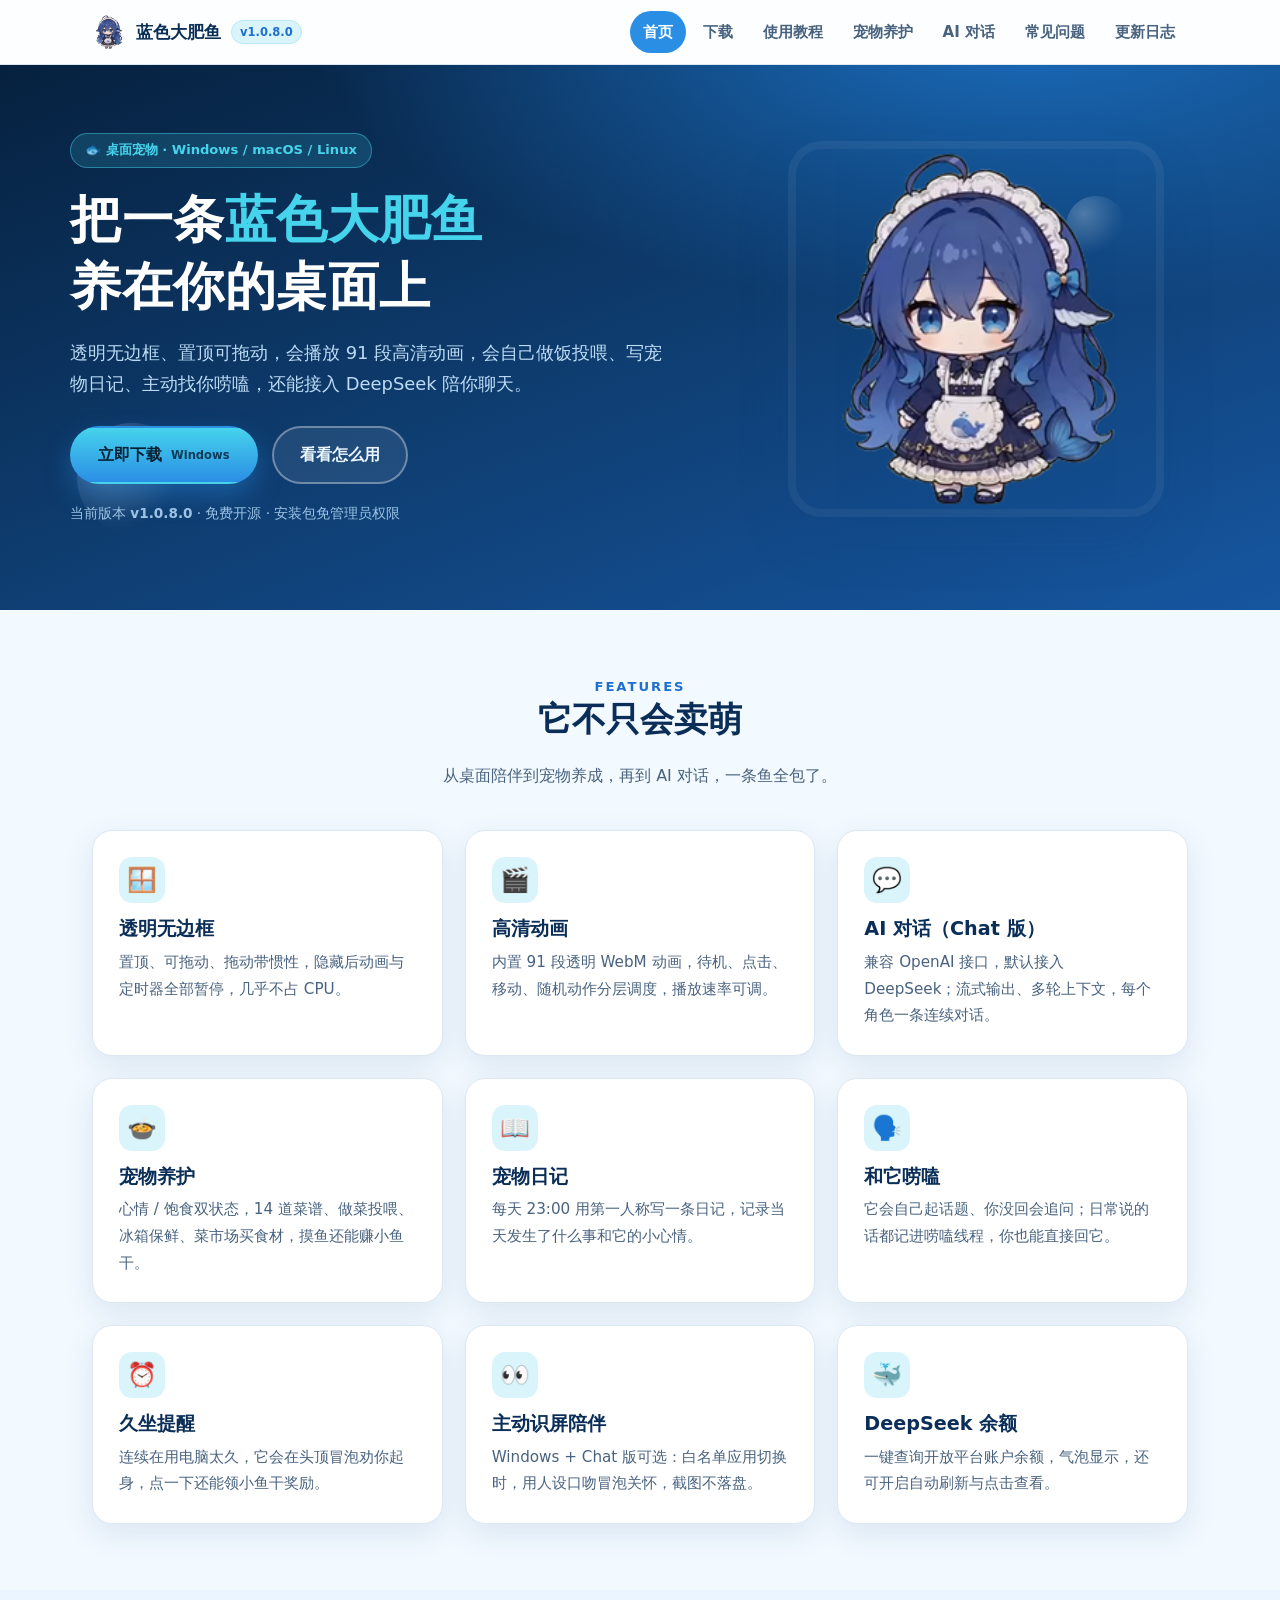
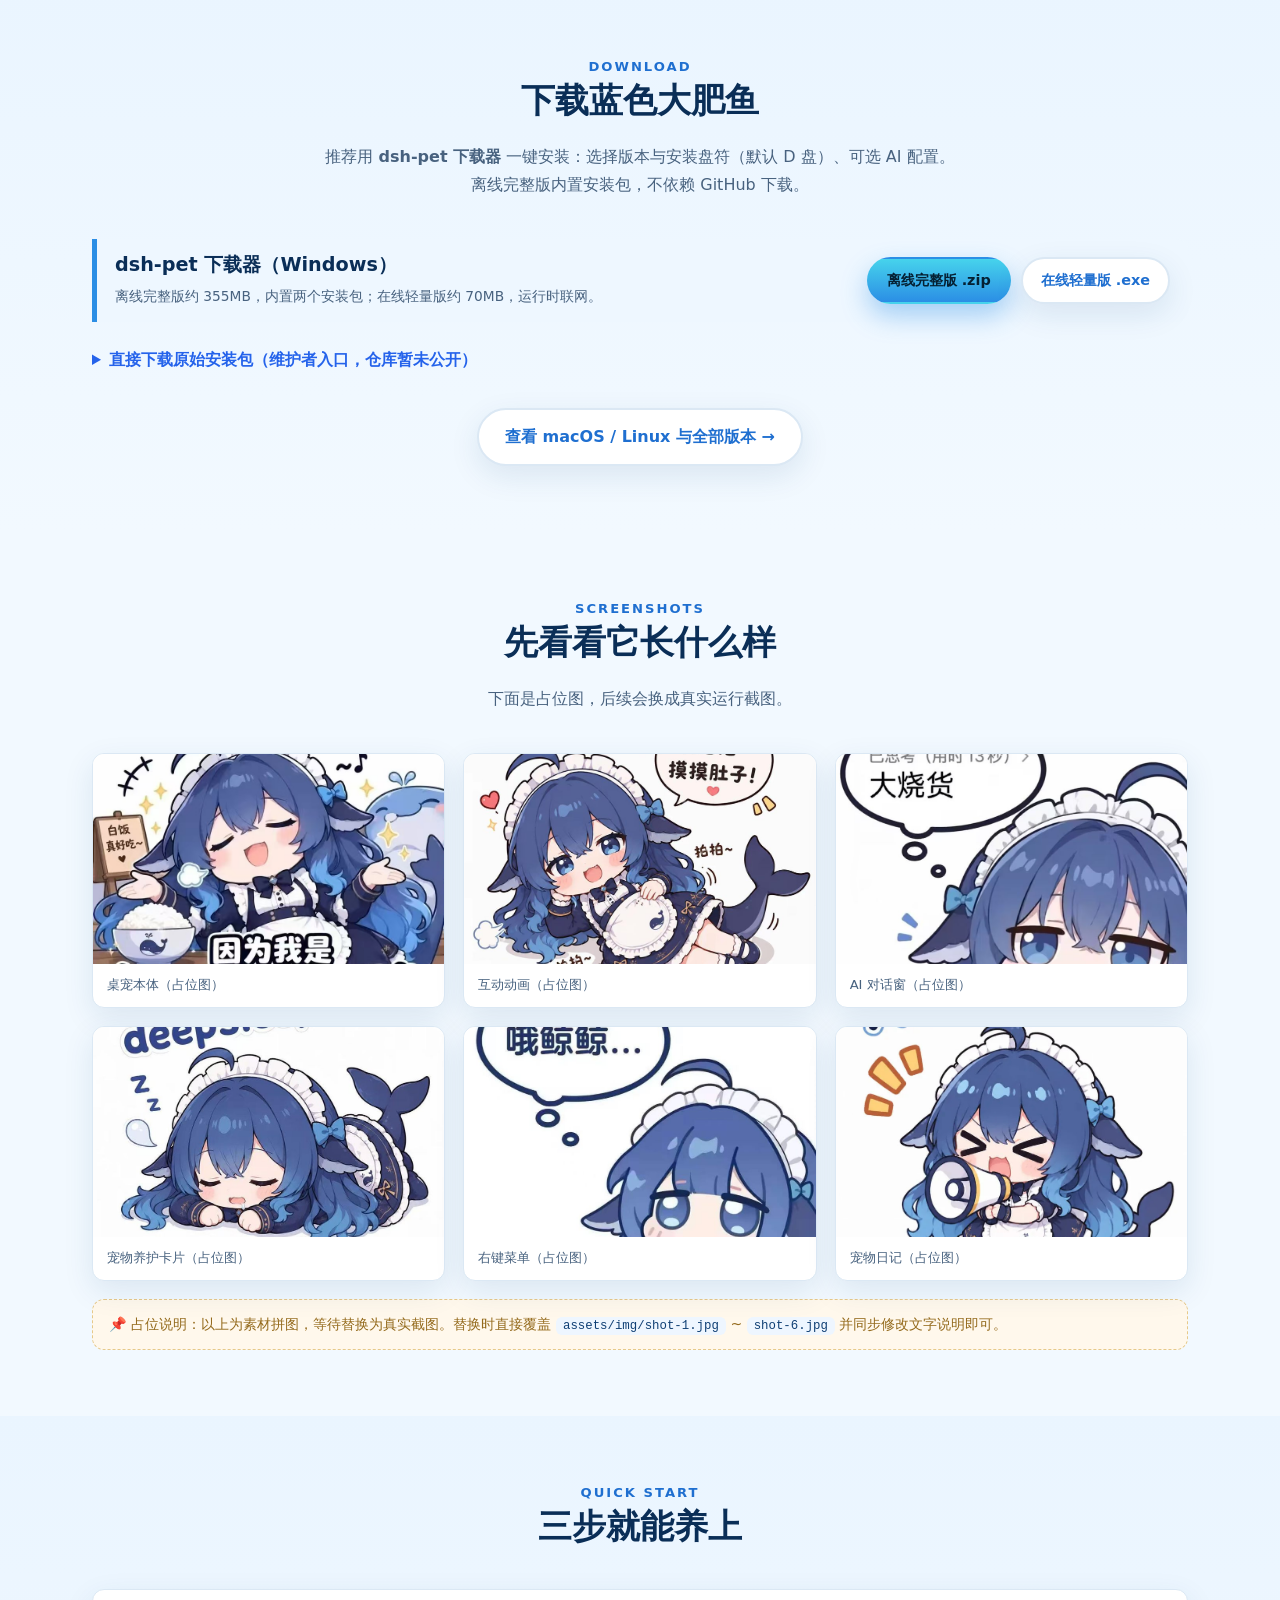
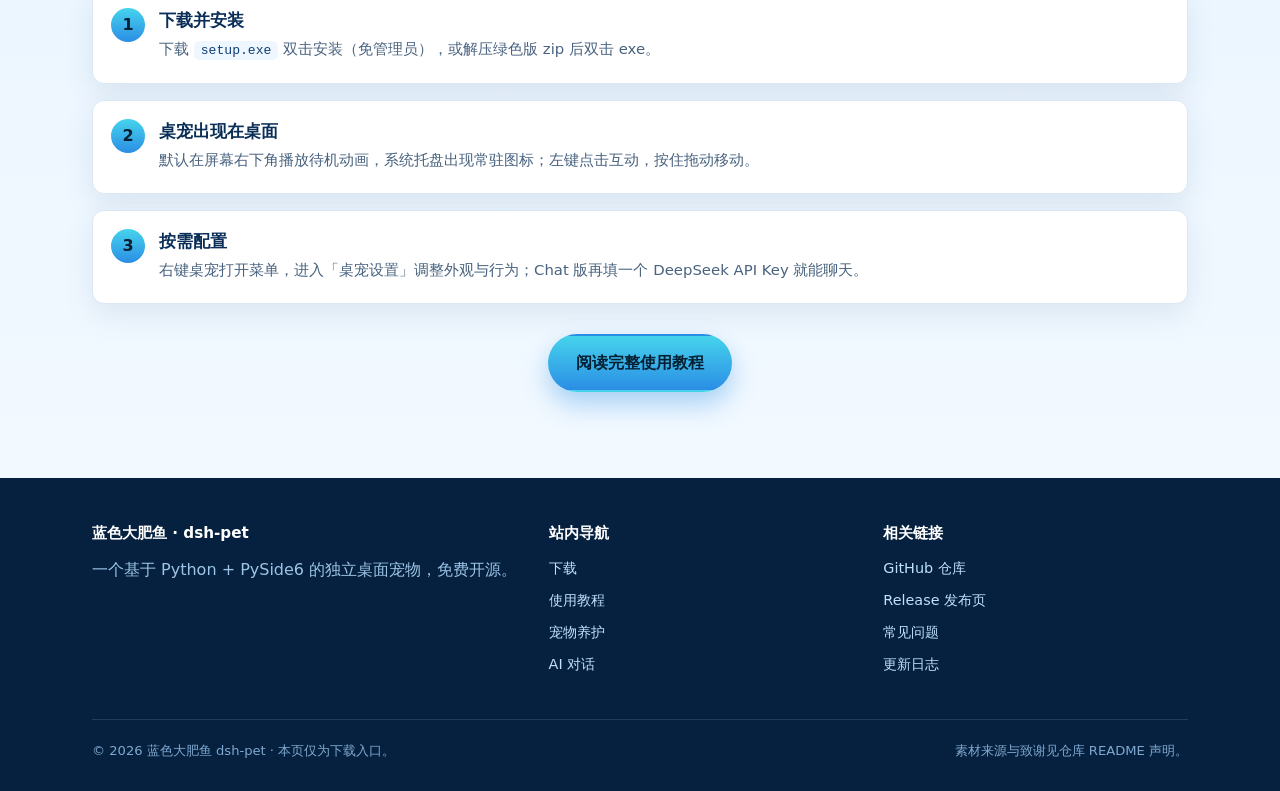
<file: index.html>
<!DOCTYPE html>
<html lang="zh-CN">
<head>
<meta charset="UTF-8">
<meta name="viewport" content="width=device-width, initial-scale=1">
<title>蓝色大肥鱼 · dsh-pet 桌宠下载</title>
<meta name="description" content="dsh-pet 是一条养在你桌面上的蓝色大肥鱼：透明无边框、可拖动、会做菜、会写日记、能和你唠嗑。支持 Windows / macOS / Linux，免费开源。">
<link rel="icon" href="assets/img/favicon.ico">
<link rel="stylesheet" href="css/style.css">
</head>
<body>

<header class="site-header">
  <div class="wrap nav">
    <a class="brand" href="index.html">
      <img src="assets/img/hero-icon.png" alt="蓝色大肥鱼">
      <span>蓝色大肥鱼</span>
      <span class="ver" data-version>v1.0.8.0</span>
    </a>
    <button class="nav-toggle" aria-label="菜单">☰</button>
    <nav class="nav-links">
      <a href="index.html" class="active">首页</a>
      <a href="download.html">下载</a>
      <a href="guide.html">使用教程</a>
      <a href="pet.html">宠物养护</a>
      <a href="ai.html">AI 对话</a>
      <a href="faq.html">常见问题</a>
      <a href="changelog.html">更新日志</a>
    </nav>
  </div>
</header>

<main>
  <!-- Hero -->
  <section class="hero">
    <div class="wrap hero-inner">
      <div>
        <span class="hero-badge">🐟 桌面宠物 · Windows / macOS / Linux</span>
        <h1>把一条<span class="accent">蓝色大肥鱼</span><br>养在你的桌面上</h1>
        <p class="lead">透明无边框、置顶可拖动，会播放 91 段高清动画，会自己做饭投喂、写宠物日记、主动找你唠嗑，还能接入 DeepSeek 陪你聊天。</p>
        <div class="hero-cta">
          <a class="btn btn-primary" href="download.html">立即下载 <span class="os-tag">Windows</span></a>
          <a class="btn btn-ghost" href="guide.html">看看怎么用</a>
        </div>
        <div class="hero-meta">当前版本 <b data-version>v1.0.8.0</b> · 免费开源 · 安装包免管理员权限</div>
      </div>
      <div class="hero-art">
        <img src="assets/img/hero-icon.png" alt="蓝色大肥鱼桌宠">
      </div>
    </div>
  </section>

  <!-- 特性 -->
  <section class="section">
    <div class="wrap">
      <div class="section-head">
        <div class="eyebrow">Features</div>
        <h2>它不只会卖萌</h2>
        <p>从桌面陪伴到宠物养成，再到 AI 对话，一条鱼全包了。</p>
      </div>
      <div class="grid grid-3">
        <div class="card">
          <div class="ico">🪟</div>
          <h3>透明无边框</h3>
          <p>置顶、可拖动、拖动带惯性，隐藏后动画与定时器全部暂停，几乎不占 CPU。</p>
        </div>
        <div class="card">
          <div class="ico">🎬</div>
          <h3>高清动画</h3>
          <p>内置 91 段透明 WebM 动画，待机、点击、移动、随机动作分层调度，播放速率可调。</p>
        </div>
        <div class="card">
          <div class="ico">💬</div>
          <h3>AI 对话（Chat 版）</h3>
          <p>兼容 OpenAI 接口，默认接入 DeepSeek；流式输出、多轮上下文，每个角色一条连续对话。</p>
        </div>
        <div class="card">
          <div class="ico">🍲</div>
          <h3>宠物养护</h3>
          <p>心情 / 饱食双状态，14 道菜谱、做菜投喂、冰箱保鲜、菜市场买食材，摸鱼还能赚小鱼干。</p>
        </div>
        <div class="card">
          <div class="ico">📖</div>
          <h3>宠物日记</h3>
          <p>每天 23:00 用第一人称写一条日记，记录当天发生了什么事和它的小心情。</p>
        </div>
        <div class="card">
          <div class="ico">🗣️</div>
          <h3>和它唠嗑</h3>
          <p>它会自己起话题、你没回会追问；日常说的话都记进唠嗑线程，你也能直接回它。</p>
        </div>
        <div class="card">
          <div class="ico">⏰</div>
          <h3>久坐提醒</h3>
          <p>连续在用电脑太久，它会在头顶冒泡劝你起身，点一下还能领小鱼干奖励。</p>
        </div>
        <div class="card">
          <div class="ico">👀</div>
          <h3>主动识屏陪伴</h3>
          <p>Windows + Chat 版可选：白名单应用切换时，用人设口吻冒泡关怀，截图不落盘。</p>
        </div>
        <div class="card">
          <div class="ico">🐳</div>
          <h3>DeepSeek 余额</h3>
          <p>一键查询开放平台账户余额，气泡显示，还可开启自动刷新与点击查看。</p>
        </div>
      </div>
    </div>
  </section>

  <!-- 下载 -->
  <section class="section tint" id="download">
    <div class="wrap">
      <div class="section-head">
        <div class="eyebrow">Download</div>
        <h2>下载蓝色大肥鱼</h2>
        <p>推荐用 <b>dsh-pet 下载器</b> 一键安装：选择版本与安装盘符（默认 D 盘）、可选 AI 配置。离线完整版内置安装包，不依赖 GitHub 下载。</p>
      </div>

      <div class="callout" style="display:flex;flex-wrap:wrap;gap:12px;align-items:center;justify-content:space-between">
        <div style="flex:1 1 300px">
          <h3 style="margin:0 0 6px">dsh-pet 下载器（Windows）</h3>
          <p class="muted small" style="margin:0">离线完整版约 355MB，内置两个安装包；在线轻量版约 70MB，运行时联网。</p>
        </div>
        <div style="display:flex;gap:10px;flex-wrap:wrap">
          <a class="btn btn-primary btn-sm" href="https://github.com/a1554369871/dsh-pet-downloader/releases/latest/download/dsh-pet-downloader-offline.zip" rel="noopener">离线完整版 .zip</a>
          <a class="btn btn-outline btn-sm" href="downloads/dsh-pet-downloader.exe" download rel="noopener">在线轻量版 .exe</a>
        </div>
      </div>

      <details style="margin-top:18px">
        <summary style="cursor:pointer;font-weight:600;color:#2563eb;padding:6px 0">直接下载原始安装包（维护者入口，仓库暂未公开）</summary>
        <div class="callout warn" style="margin-top:12px">dsh-pet 主仓库当前未公开，直链对普通用户会返回 404；请使用上面的下载器安装。</div>

      <div class="dl-grid">
        <div class="dl-card" data-os-rec="windows">
          <span class="badge-hot">推荐</span>
          <span class="tag">Windows · 完整功能</span>
          <h3>Chat 版（含 AI 对话）</h3>
          <p class="desc">想体验完整功能，包括和它聊天、宠物日记、看看屏幕、余额查询，选这个。</p>
          <div class="dl-actions">
            <a class="btn btn-primary btn-sm" data-dl="winChatSetup">下载安装包 <span data-size class="os-tag"></span></a>
            <a class="btn btn-outline btn-sm" data-dl="winChatZip">绿色版 zip</a>
          </div>
          <div class="dl-hint">首次运行如遇 SmartScreen，点「更多信息 → 仍要运行」即可。</div>
        </div>

        <div class="dl-card" data-os-rec="windows">
          <span class="tag">Windows · 轻量</span>
          <h3>无 Chat 版（只有桌宠）</h3>
          <p class="desc">只想要一只陪伴桌宠、不接 AI，包体更小、启动更轻。</p>
          <div class="dl-actions">
            <a class="btn btn-outline btn-sm" data-dl="winSetup">下载安装包 <span data-size class="os-tag"></span></a>
            <a class="btn btn-outline btn-sm" data-dl="winZip">绿色版 zip</a>
          </div>
          <div class="dl-hint">两个版本的动画素材相同，只是入口不同。</div>
        </div>
      </div>
      </details>

      <div class="center" style="margin-top:28px">
        <a class="btn btn-outline" href="download.html">查看 macOS / Linux 与全部版本 →</a>
      </div>
    </div>
  </section>

  <!-- 预览（占位） -->
  <section class="section">
    <div class="wrap">
      <div class="section-head">
        <div class="eyebrow">Screenshots</div>
        <h2>先看看它长什么样</h2>
        <p>下面是占位图，后续会换成真实运行截图。</p>
      </div>
      <div class="gallery">
        <figure><img src="assets/img/shot-1.jpg" alt="桌宠预览占位图 1"><figcaption>桌宠本体（占位图）</figcaption></figure>
        <figure><img src="assets/img/shot-2.jpg" alt="桌宠预览占位图 2"><figcaption>互动动画（占位图）</figcaption></figure>
        <figure><img src="assets/img/shot-3.jpg" alt="桌宠预览占位图 3"><figcaption>AI 对话窗（占位图）</figcaption></figure>
        <figure><img src="assets/img/shot-4.jpg" alt="桌宠预览占位图 4"><figcaption>宠物养护卡片（占位图）</figcaption></figure>
        <figure><img src="assets/img/shot-5.jpg" alt="桌宠预览占位图 5"><figcaption>右键菜单（占位图）</figcaption></figure>
        <figure><img src="assets/img/shot-6.jpg" alt="桌宠预览占位图 6"><figcaption>宠物日记（占位图）</figcaption></figure>
      </div>
      <div class="placeholder-note">📌 占位说明：以上为素材拼图，等待替换为真实截图。替换时直接覆盖 <code>assets/img/shot-1.jpg</code> ~ <code>shot-6.jpg</code> 并同步修改文字说明即可。</div>
    </div>
  </section>

  <!-- 快速上手 -->
  <section class="section tint">
    <div class="wrap">
      <div class="section-head">
        <div class="eyebrow">Quick Start</div>
        <h2>三步就能养上</h2>
      </div>
      <div class="steps">
        <div class="step">
          <h3>下载并安装</h3>
          <p>下载 <code>setup.exe</code> 双击安装（免管理员），或解压绿色版 zip 后双击 exe。</p>
        </div>
        <div class="step">
          <h3>桌宠出现在桌面</h3>
          <p>默认在屏幕右下角播放待机动画，系统托盘出现常驻图标；左键点击互动，按住拖动移动。</p>
        </div>
        <div class="step">
          <h3>按需配置</h3>
          <p>右键桌宠打开菜单，进入「桌宠设置」调整外观与行为；Chat 版再填一个 DeepSeek API Key 就能聊天。</p>
        </div>
      </div>
      <div class="center" style="margin-top:30px">
        <a class="btn btn-primary" href="guide.html">阅读完整使用教程</a>
      </div>
    </div>
  </section>
</main>

<footer class="site-footer">
  <div class="wrap">
    <div class="footer-grid">
      <div>
        <h4>蓝色大肥鱼 · dsh-pet</h4>
        <p style="color:#9cc4e6">一个基于 Python + PySide6 的独立桌面宠物，免费开源。</p>
      </div>
      <div>
        <h4>站内导航</h4>
        <ul>
          <li><a href="download.html">下载</a></li>
          <li><a href="guide.html">使用教程</a></li>
          <li><a href="pet.html">宠物养护</a></li>
          <li><a href="ai.html">AI 对话</a></li>
        </ul>
      </div>
      <div>
        <h4>相关链接</h4>
        <ul>
          <li><a data-repo href="#">GitHub 仓库</a></li>
          <li><a data-releases href="#">Release 发布页</a></li>
          <li><a href="faq.html">常见问题</a></li>
          <li><a href="changelog.html">更新日志</a></li>
        </ul>
      </div>
    </div>
    <div class="footer-bottom">
      <span>© <span data-year>2026</span> 蓝色大肥鱼 dsh-pet · 本页仅为下载入口。</span>
      <span>素材来源与致谢见仓库 README 声明。</span>
    </div>
  </div>
</footer>

<script src="js/config.js"></script>
<script src="js/main.js"></script>
</body>
</html>
</file>
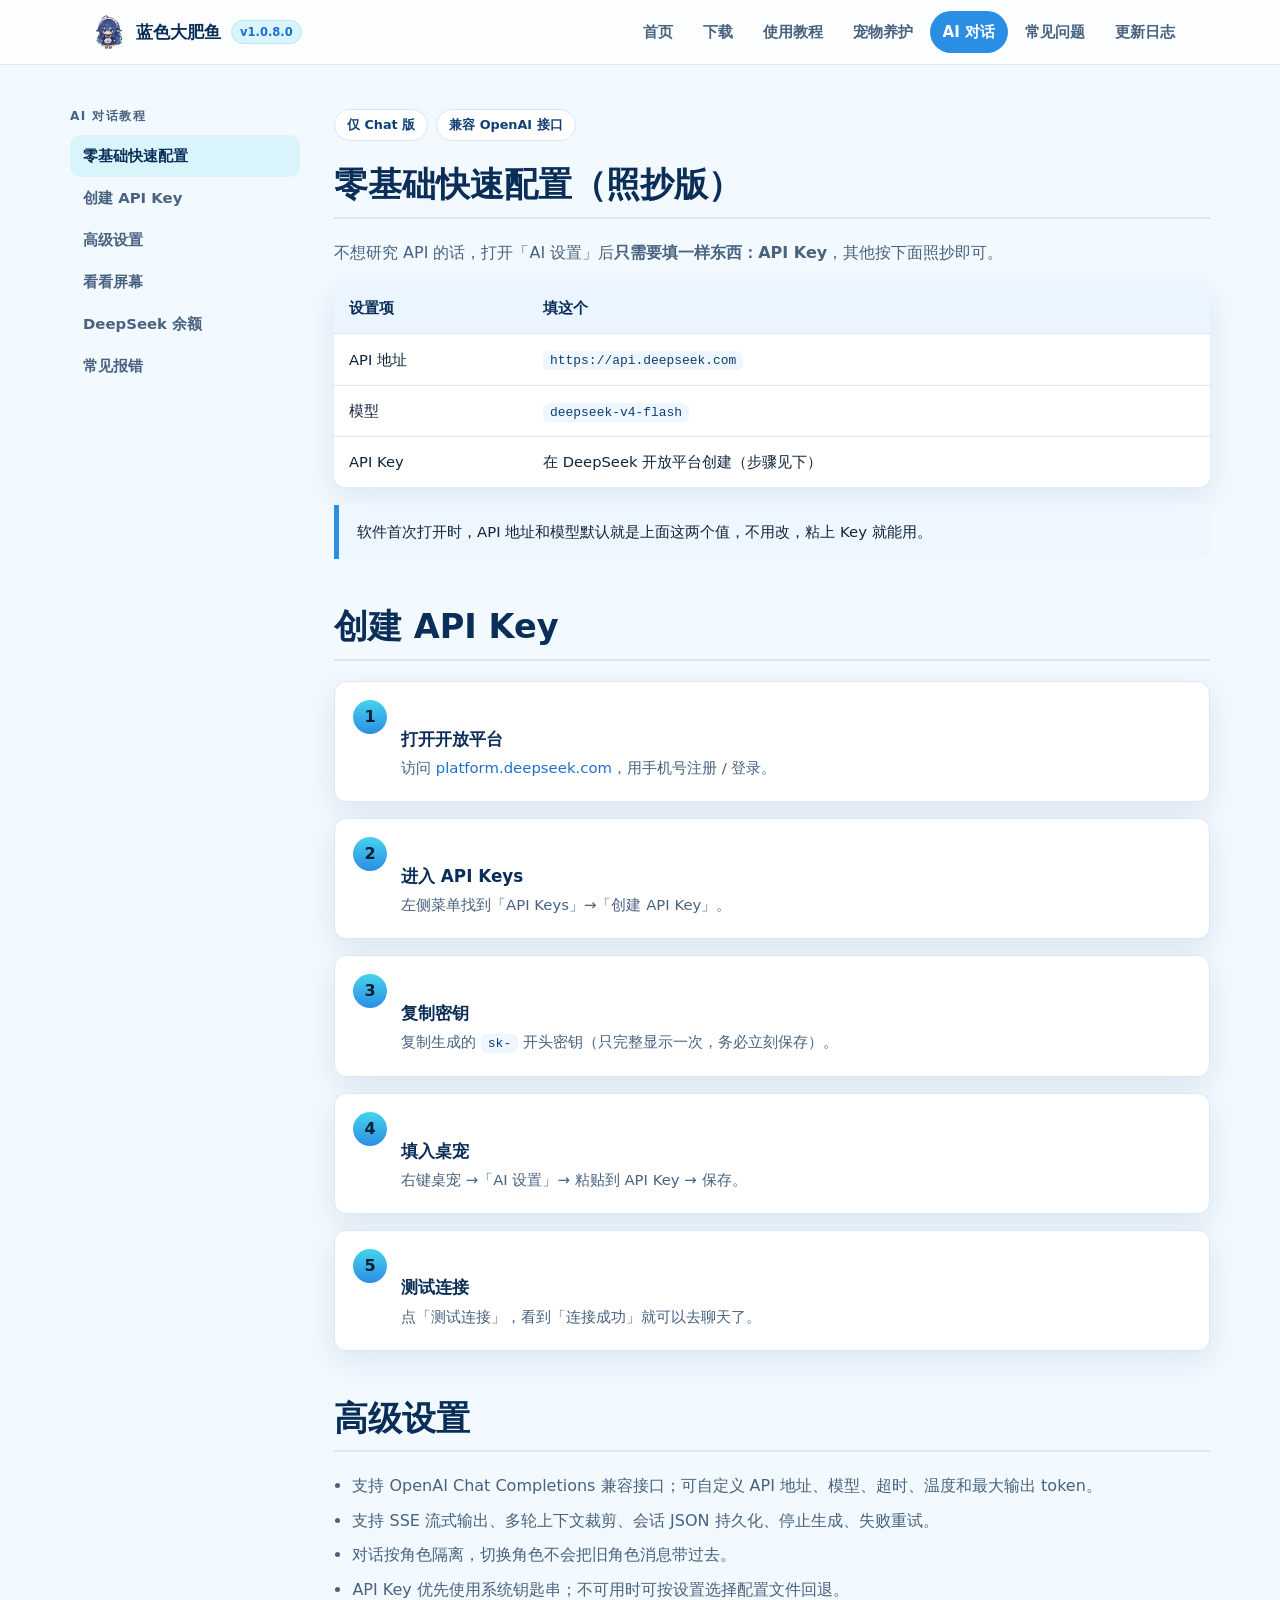
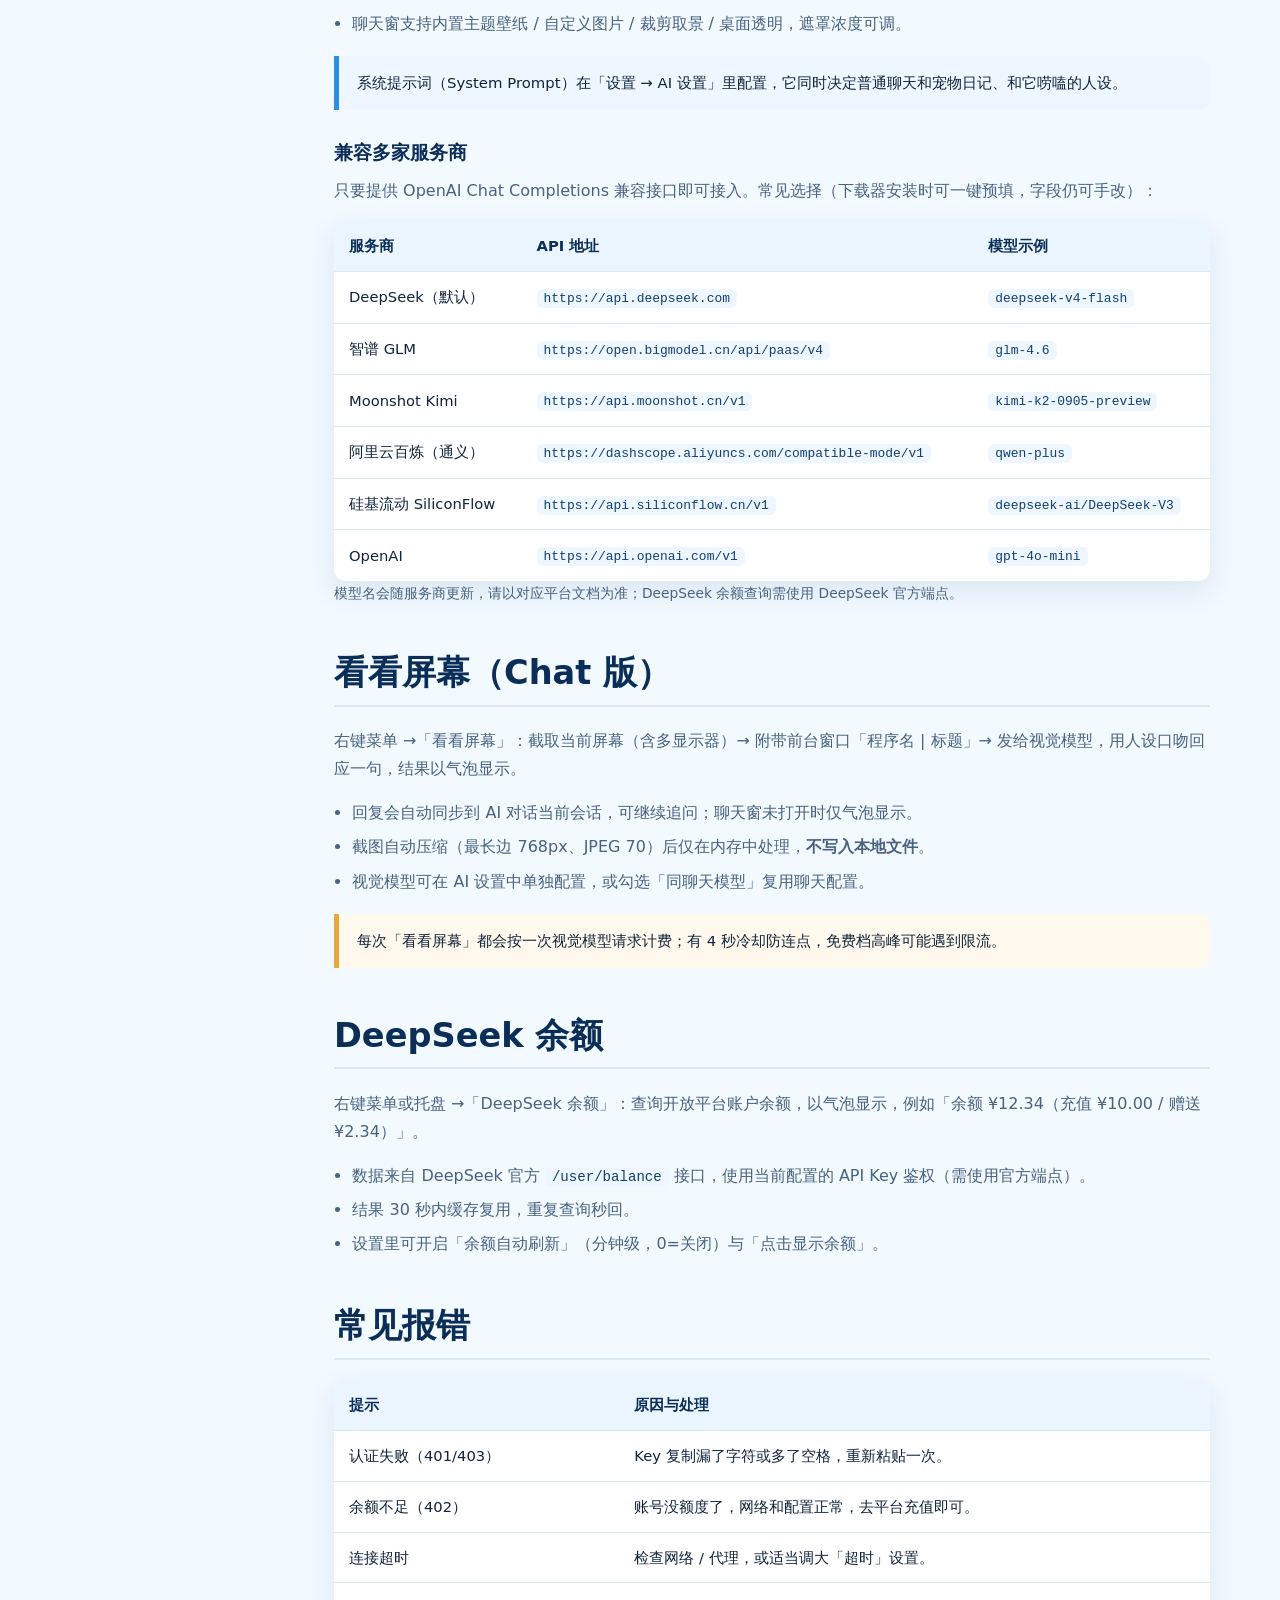
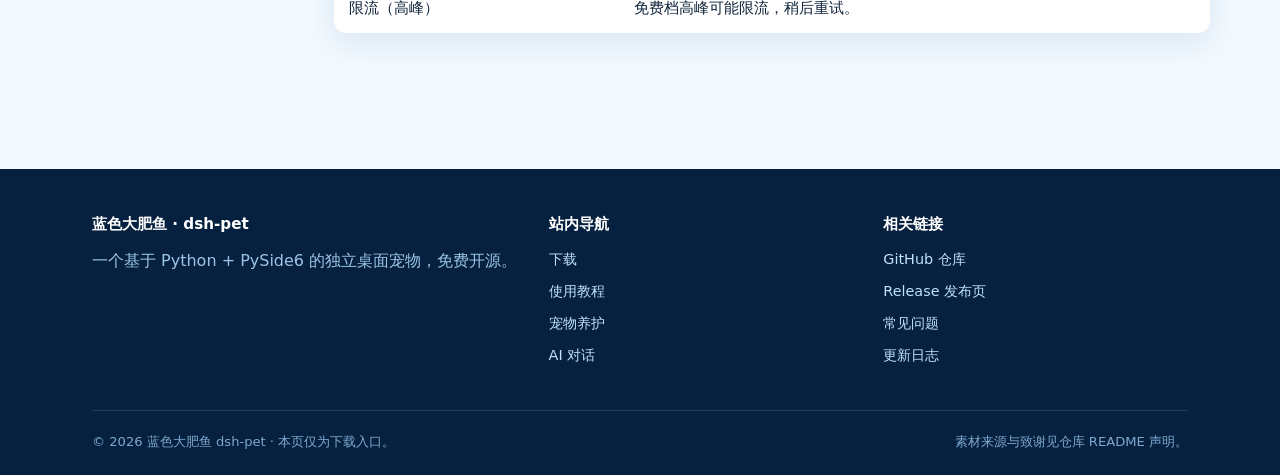
<file: ai.html>
<!DOCTYPE html>
<html lang="zh-CN">
<head>
<meta charset="UTF-8">
<meta name="viewport" content="width=device-width, initial-scale=1">
<title>AI 对话教程 · 蓝色大肥鱼 dsh-pet</title>
<meta name="description" content="dsh-pet Chat 版 AI 对话配置教程：DeepSeek API Key 五步配置、看看屏幕、DeepSeek 余额查询与常见报错。">
<link rel="icon" href="assets/img/favicon.ico">
<link rel="stylesheet" href="css/style.css">
</head>
<body>

<header class="site-header">
  <div class="wrap nav">
    <a class="brand" href="index.html">
      <img src="assets/img/hero-icon.png" alt="蓝色大肥鱼">
      <span>蓝色大肥鱼</span>
      <span class="ver" data-version>v1.0.8.0</span>
    </a>
    <button class="nav-toggle" aria-label="菜单">☰</button>
    <nav class="nav-links">
      <a href="index.html">首页</a>
      <a href="download.html">下载</a>
      <a href="guide.html">使用教程</a>
      <a href="pet.html">宠物养护</a>
      <a href="ai.html" class="active">AI 对话</a>
      <a href="faq.html">常见问题</a>
      <a href="changelog.html">更新日志</a>
    </nav>
  </div>
</header>

<div class="wrap docs">
  <aside class="docs-side">
    <h4>AI 对话教程</h4>
    <a href="#quick">零基础快速配置</a>
    <a href="#key">创建 API Key</a>
    <a href="#advanced">高级设置</a>
    <a href="#screen">看看屏幕</a>
    <a href="#balance">DeepSeek 余额</a>
    <a href="#errors">常见报错</a>
  </aside>

  <div class="docs-body">
    <div class="pill-row">
      <span class="pill">仅 Chat 版</span>
      <span class="pill">兼容 OpenAI 接口</span>
    </div>

    <section id="quick">
      <h2>零基础快速配置（照抄版）</h2>
      <p>不想研究 API 的话，打开「AI 设置」后<b>只需要填一样东西：API Key</b>，其他按下面照抄即可。</p>
      <table class="table">
        <thead><tr><th>设置项</th><th>填这个</th></tr></thead>
        <tbody>
          <tr><td>API 地址</td><td><code>https://api.deepseek.com</code></td></tr>
          <tr><td>模型</td><td><code>deepseek-v4-flash</code></td></tr>
          <tr><td>API Key</td><td>在 DeepSeek 开放平台创建（步骤见下）</td></tr>
        </tbody>
      </table>
      <div class="callout">软件首次打开时，API 地址和模型默认就是上面这两个值，不用改，粘上 Key 就能用。</div>
    </section>

    <section id="key">
      <h2>创建 API Key</h2>
      <div class="steps">
        <div class="step"><h3>打开开放平台</h3><p>访问 <a href="https://platform.deepseek.com" target="_blank" rel="noopener">platform.deepseek.com</a>，用手机号注册 / 登录。</p></div>
        <div class="step"><h3>进入 API Keys</h3><p>左侧菜单找到「API Keys」→「创建 API Key」。</p></div>
        <div class="step"><h3>复制密钥</h3><p>复制生成的 <code>sk-</code> 开头密钥（只完整显示一次，务必立刻保存）。</p></div>
        <div class="step"><h3>填入桌宠</h3><p>右键桌宠 →「AI 设置」→ 粘贴到 API Key → 保存。</p></div>
        <div class="step"><h3>测试连接</h3><p>点「测试连接」，看到「连接成功」就可以去聊天了。</p></div>
      </div>
    </section>

    <section id="advanced">
      <h2>高级设置</h2>
      <ul class="clean">
        <li>支持 OpenAI Chat Completions 兼容接口；可自定义 API 地址、模型、超时、温度和最大输出 token。</li>
        <li>支持 SSE 流式输出、多轮上下文裁剪、会话 JSON 持久化、停止生成、失败重试。</li>
        <li>对话按角色隔离，切换角色不会把旧角色消息带过去。</li>
        <li>API Key 优先使用系统钥匙串；不可用时可按设置选择配置文件回退。</li>
        <li>聊天窗支持内置主题壁纸 / 自定义图片 / 裁剪取景 / 桌面透明，遮罩浓度可调。</li>
      </ul>
      <div class="callout">系统提示词（System Prompt）在「设置 → AI 设置」里配置，它同时决定普通聊天和宠物日记、和它唠嗑的人设。</div>
      <h3>兼容多家服务商</h3>
      <p>只要提供 OpenAI Chat Completions 兼容接口即可接入。常见选择（下载器安装时可一键预填，字段仍可手改）：</p>
      <table class="table">
        <thead><tr><th>服务商</th><th>API 地址</th><th>模型示例</th></tr></thead>
        <tbody>
          <tr><td>DeepSeek（默认）</td><td><code>https://api.deepseek.com</code></td><td><code>deepseek-v4-flash</code></td></tr>
          <tr><td>智谱 GLM</td><td><code>https://open.bigmodel.cn/api/paas/v4</code></td><td><code>glm-4.6</code></td></tr>
          <tr><td>Moonshot Kimi</td><td><code>https://api.moonshot.cn/v1</code></td><td><code>kimi-k2-0905-preview</code></td></tr>
          <tr><td>阿里云百炼（通义）</td><td><code>https://dashscope.aliyuncs.com/compatible-mode/v1</code></td><td><code>qwen-plus</code></td></tr>
          <tr><td>硅基流动 SiliconFlow</td><td><code>https://api.siliconflow.cn/v1</code></td><td><code>deepseek-ai/DeepSeek-V3</code></td></tr>
          <tr><td>OpenAI</td><td><code>https://api.openai.com/v1</code></td><td><code>gpt-4o-mini</code></td></tr>
        </tbody>
      </table>
      <p class="muted small">模型名会随服务商更新，请以对应平台文档为准；DeepSeek 余额查询需使用 DeepSeek 官方端点。</p>
    </section>

    <section id="screen">
      <h2>看看屏幕（Chat 版）</h2>
      <p>右键菜单 →「看看屏幕」：截取当前屏幕（含多显示器）→ 附带前台窗口「程序名 | 标题」→ 发给视觉模型，用人设口吻回应一句，结果以气泡显示。</p>
      <ul class="clean">
        <li>回复会自动同步到 AI 对话当前会话，可继续追问；聊天窗未打开时仅气泡显示。</li>
        <li>截图自动压缩（最长边 768px、JPEG 70）后仅在内存中处理，<b>不写入本地文件</b>。</li>
        <li>视觉模型可在 AI 设置中单独配置，或勾选「同聊天模型」复用聊天配置。</li>
      </ul>
      <div class="callout warn">每次「看看屏幕」都会按一次视觉模型请求计费；有 4 秒冷却防连点，免费档高峰可能遇到限流。</div>
    </section>

    <section id="balance">
      <h2>DeepSeek 余额</h2>
      <p>右键菜单或托盘 →「DeepSeek 余额」：查询开放平台账户余额，以气泡显示，例如「余额 ¥12.34（充值 ¥10.00 / 赠送 ¥2.34）」。</p>
      <ul class="clean">
        <li>数据来自 DeepSeek 官方 <code>/user/balance</code> 接口，使用当前配置的 API Key 鉴权（需使用官方端点）。</li>
        <li>结果 30 秒内缓存复用，重复查询秒回。</li>
        <li>设置里可开启「余额自动刷新」（分钟级，0=关闭）与「点击显示余额」。</li>
      </ul>
    </section>

    <section id="errors">
      <h2>常见报错</h2>
      <table class="table">
        <thead><tr><th>提示</th><th>原因与处理</th></tr></thead>
        <tbody>
          <tr><td>认证失败（401/403）</td><td>Key 复制漏了字符或多了空格，重新粘贴一次。</td></tr>
          <tr><td>余额不足（402）</td><td>账号没额度了，网络和配置正常，去平台充值即可。</td></tr>
          <tr><td>连接超时</td><td>检查网络 / 代理，或适当调大「超时」设置。</td></tr>
          <tr><td>限流（高峰）</td><td>免费档高峰可能限流，稍后重试。</td></tr>
        </tbody>
      </table>
    </section>
  </div>
</div>

<footer class="site-footer">
  <div class="wrap">
    <div class="footer-grid">
      <div>
        <h4>蓝色大肥鱼 · dsh-pet</h4>
        <p style="color:#9cc4e6">一个基于 Python + PySide6 的独立桌面宠物，免费开源。</p>
      </div>
      <div>
        <h4>站内导航</h4>
        <ul>
          <li><a href="download.html">下载</a></li>
          <li><a href="guide.html">使用教程</a></li>
          <li><a href="pet.html">宠物养护</a></li>
          <li><a href="ai.html">AI 对话</a></li>
        </ul>
      </div>
      <div>
        <h4>相关链接</h4>
        <ul>
          <li><a data-repo href="#">GitHub 仓库</a></li>
          <li><a data-releases href="#">Release 发布页</a></li>
          <li><a href="faq.html">常见问题</a></li>
          <li><a href="changelog.html">更新日志</a></li>
        </ul>
      </div>
    </div>
    <div class="footer-bottom">
      <span>© <span data-year>2026</span> 蓝色大肥鱼 dsh-pet · 本页仅为下载入口。</span>
      <span>素材来源与致谢见仓库 README 声明。</span>
    </div>
  </div>
</footer>

<script src="js/config.js"></script>
<script src="js/main.js"></script>
</body>
</html>
</file>
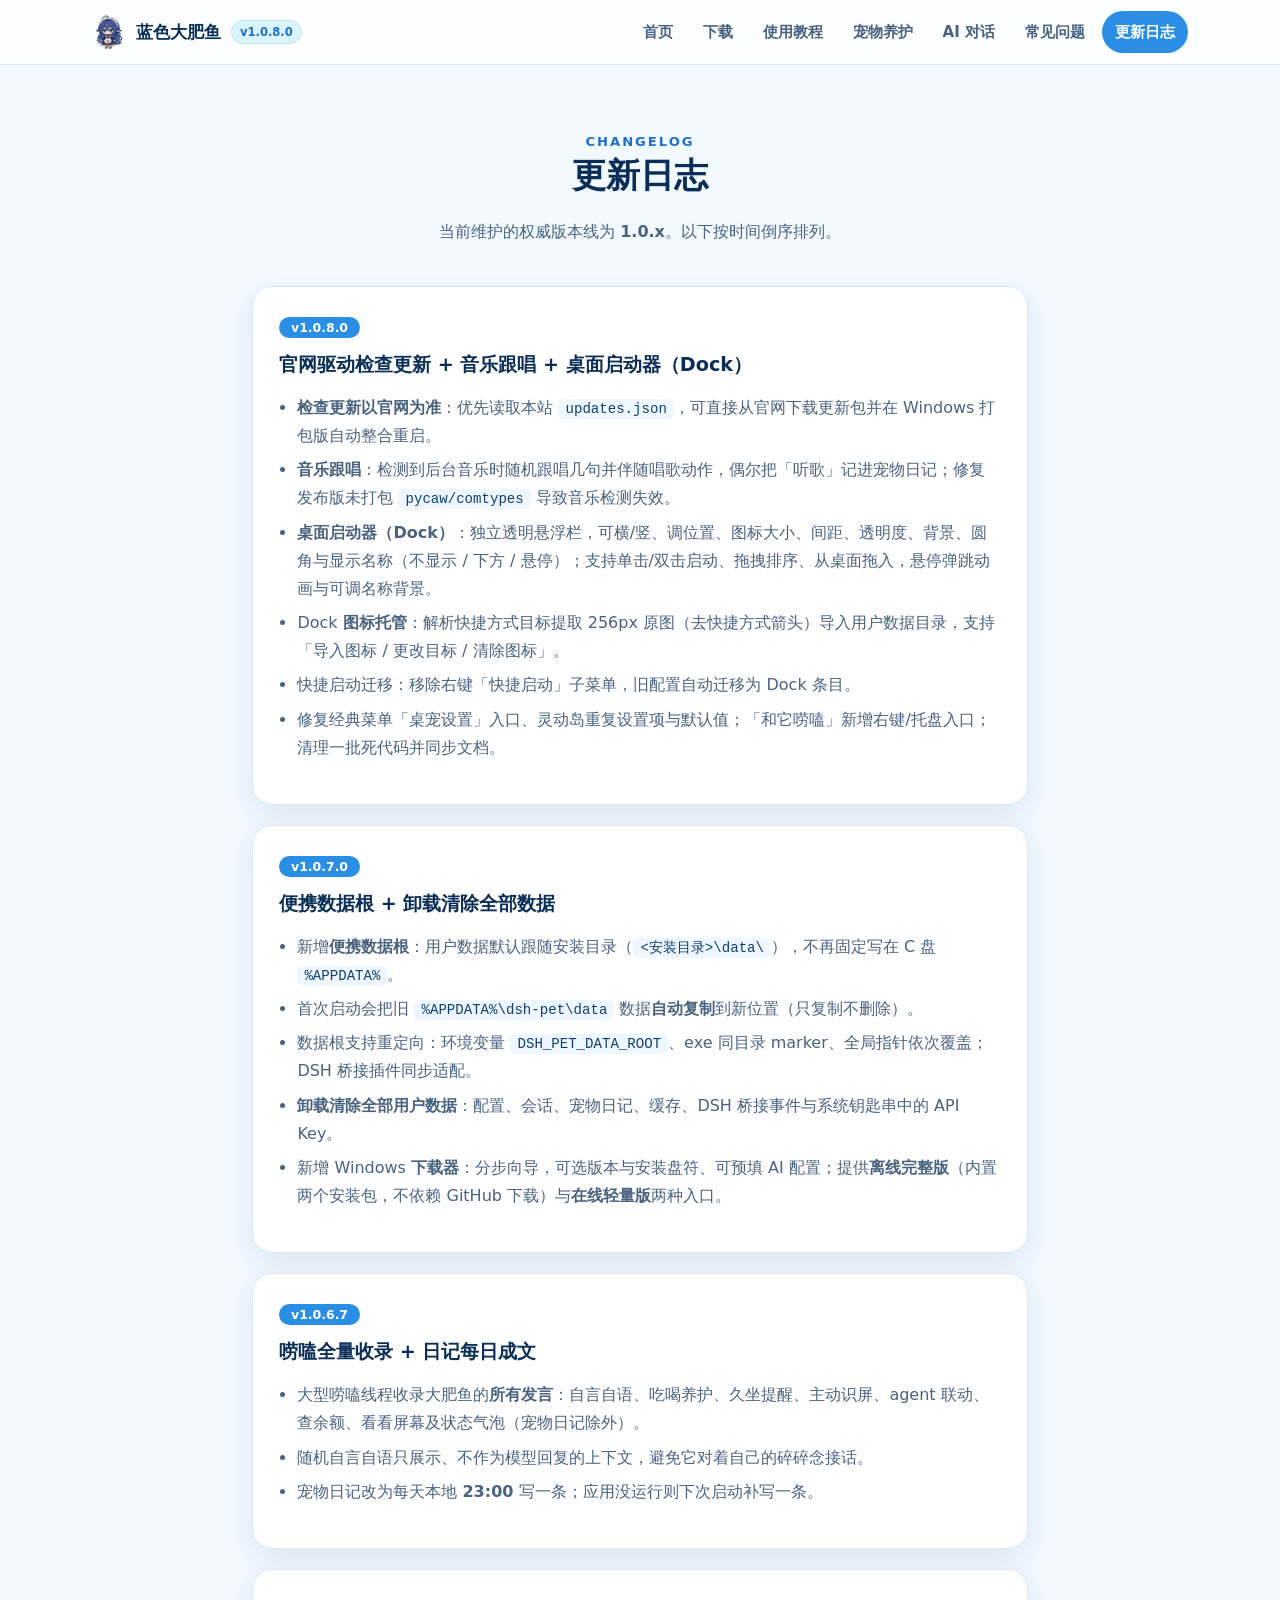
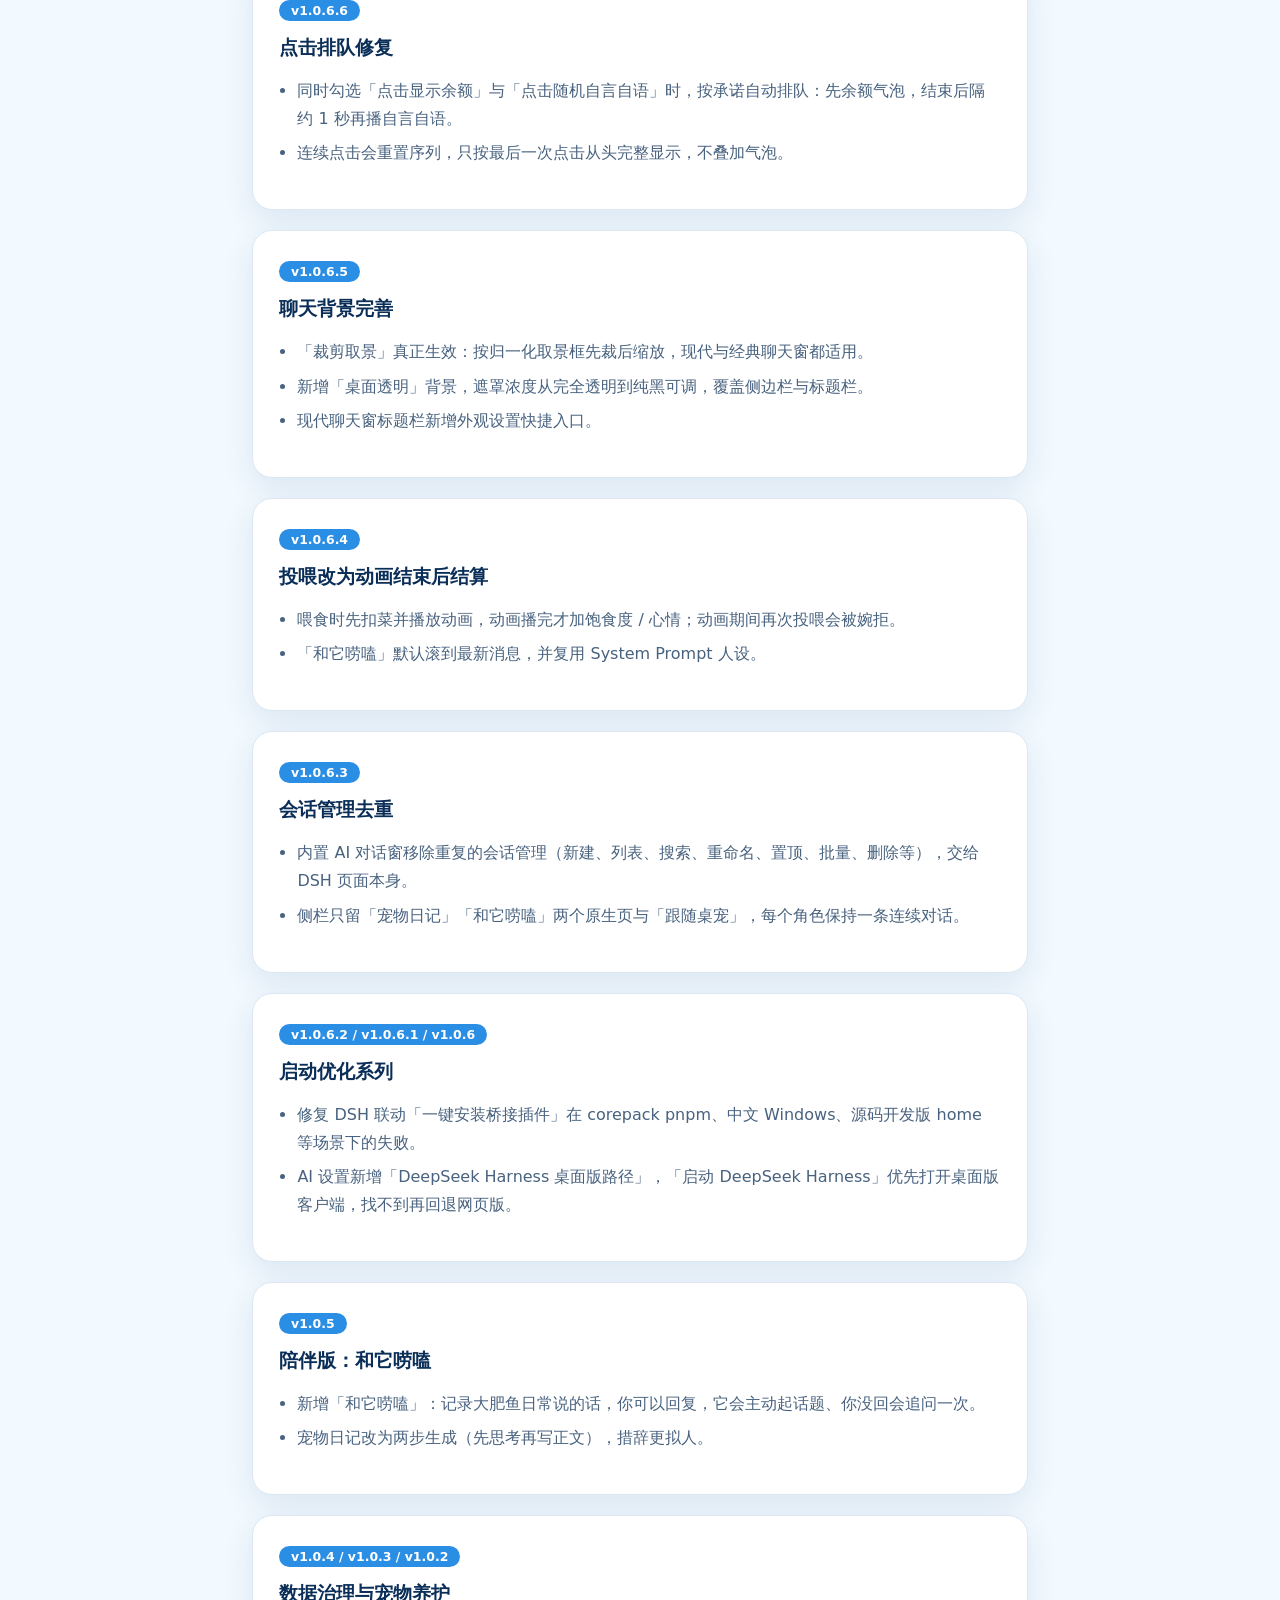
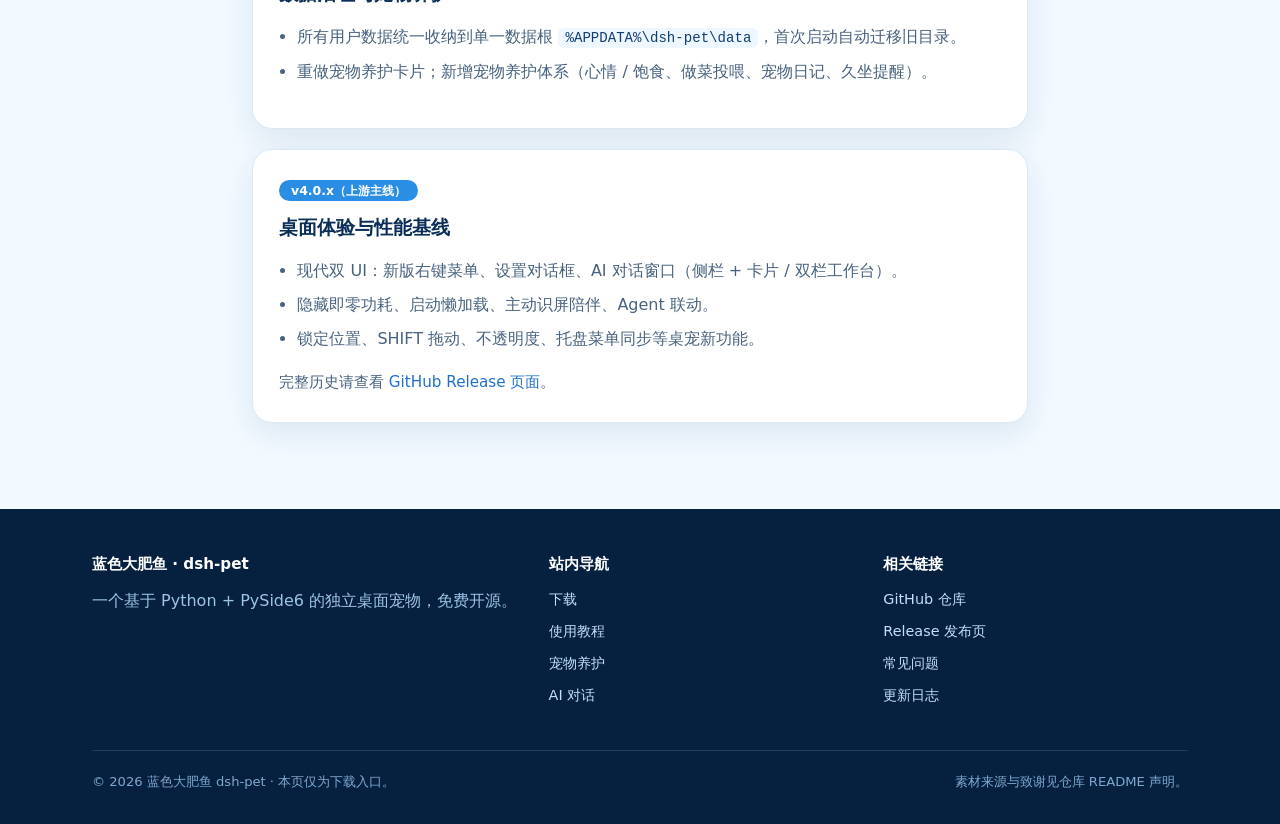
<file: changelog.html>
<!DOCTYPE html>
<html lang="zh-CN">
<head>
<meta charset="UTF-8">
<meta name="viewport" content="width=device-width, initial-scale=1">
<title>更新日志 · 蓝色大肥鱼 dsh-pet</title>
<meta name="description" content="dsh-pet 蓝色大肥鱼更新日志：v1.0.8.0 官网驱动更新、音乐跟唱、桌面启动器，以及历史版本亮点。">
<link rel="icon" href="assets/img/favicon.ico">
<link rel="stylesheet" href="css/style.css">
</head>
<body>

<header class="site-header">
  <div class="wrap nav">
    <a class="brand" href="index.html">
      <img src="assets/img/hero-icon.png" alt="蓝色大肥鱼">
      <span>蓝色大肥鱼</span>
      <span class="ver" data-version>v1.0.8.0</span>
    </a>
    <button class="nav-toggle" aria-label="菜单">☰</button>
    <nav class="nav-links">
      <a href="index.html">首页</a>
      <a href="download.html">下载</a>
      <a href="guide.html">使用教程</a>
      <a href="pet.html">宠物养护</a>
      <a href="ai.html">AI 对话</a>
      <a href="faq.html">常见问题</a>
      <a href="changelog.html" class="active">更新日志</a>
    </nav>
  </div>
</header>

<main class="section">
  <div class="wrap" style="max-width:820px">
    <div class="section-head">
      <div class="eyebrow">Changelog</div>
      <h2>更新日志</h2>
      <p>当前维护的权威版本线为 <b>1.0.x</b>。以下按时间倒序排列。</p>
    </div>

    <article class="card" style="margin-bottom:20px">
      <span class="tag" style="font-size:.78rem;font-weight:700;color:#fff;background:var(--blue);padding:3px 12px;border-radius:999px">v1.0.8.0</span>
      <h3 style="margin-top:12px">官网驱动检查更新 + 音乐跟唱 + 桌面启动器（Dock）</h3>
      <ul class="clean">
        <li><b>检查更新以官网为准</b>：优先读取本站 <code>updates.json</code>，可直接从官网下载更新包并在 Windows 打包版自动整合重启。</li>
        <li><b>音乐跟唱</b>：检测到后台音乐时随机跟唱几句并伴随唱歌动作，偶尔把「听歌」记进宠物日记；修复发布版未打包 <code>pycaw/comtypes</code> 导致音乐检测失效。</li>
        <li><b>桌面启动器（Dock）</b>：独立透明悬浮栏，可横/竖、调位置、图标大小、间距、透明度、背景、圆角与显示名称（不显示 / 下方 / 悬停）；支持单击/双击启动、拖拽排序、从桌面拖入，悬停弹跳动画与可调名称背景。</li>
        <li>Dock <b>图标托管</b>：解析快捷方式目标提取 256px 原图（去快捷方式箭头）导入用户数据目录，支持「导入图标 / 更改目标 / 清除图标」。</li>
        <li>快捷启动迁移：移除右键「快捷启动」子菜单，旧配置自动迁移为 Dock 条目。</li>
        <li>修复经典菜单「桌宠设置」入口、灵动岛重复设置项与默认值；「和它唠嗑」新增右键/托盘入口；清理一批死代码并同步文档。</li>
      </ul>
    </article>

    <article class="card" style="margin-bottom:20px">
      <span class="tag" style="font-size:.78rem;font-weight:700;color:#fff;background:var(--blue);padding:3px 12px;border-radius:999px">v1.0.7.0</span>
      <h3 style="margin-top:12px">便携数据根 + 卸载清除全部数据</h3>
      <ul class="clean">
        <li>新增<b>便携数据根</b>：用户数据默认跟随安装目录（<code>&lt;安装目录&gt;\data\</code>），不再固定写在 C 盘 <code>%APPDATA%</code>。</li>
        <li>首次启动会把旧 <code>%APPDATA%\dsh-pet\data</code> 数据<b>自动复制</b>到新位置（只复制不删除）。</li>
        <li>数据根支持重定向：环境变量 <code>DSH_PET_DATA_ROOT</code>、exe 同目录 marker、全局指针依次覆盖；DSH 桥接插件同步适配。</li>
        <li><b>卸载清除全部用户数据</b>：配置、会话、宠物日记、缓存、DSH 桥接事件与系统钥匙串中的 API Key。</li>
        <li>新增 Windows <b>下载器</b>：分步向导，可选版本与安装盘符、可预填 AI 配置；提供<b>离线完整版</b>（内置两个安装包，不依赖 GitHub 下载）与<b>在线轻量版</b>两种入口。</li>
      </ul>
    </article>

    <article class="card" style="margin-bottom:20px">
      <span class="tag" style="font-size:.78rem;font-weight:700;color:#fff;background:var(--blue);padding:3px 12px;border-radius:999px">v1.0.6.7</span>
      <h3 style="margin-top:12px">唠嗑全量收录 + 日记每日成文</h3>
      <ul class="clean">
        <li>大型唠嗑线程收录大肥鱼的<b>所有发言</b>：自言自语、吃喝养护、久坐提醒、主动识屏、agent 联动、查余额、看看屏幕及状态气泡（宠物日记除外）。</li>
        <li>随机自言自语只展示、不作为模型回复的上下文，避免它对着自己的碎碎念接话。</li>
        <li>宠物日记改为每天本地 <b>23:00</b> 写一条；应用没运行则下次启动补写一条。</li>
      </ul>
    </article>

    <article class="card" style="margin-bottom:20px">
      <span class="tag" style="font-size:.78rem;font-weight:700;color:#fff;background:var(--blue);padding:3px 12px;border-radius:999px">v1.0.6.6</span>
      <h3 style="margin-top:12px">点击排队修复</h3>
      <ul class="clean">
        <li>同时勾选「点击显示余额」与「点击随机自言自语」时，按承诺自动排队：先余额气泡，结束后隔约 1 秒再播自言自语。</li>
        <li>连续点击会重置序列，只按最后一次点击从头完整显示，不叠加气泡。</li>
      </ul>
    </article>

    <article class="card" style="margin-bottom:20px">
      <span class="tag" style="font-size:.78rem;font-weight:700;color:#fff;background:var(--blue);padding:3px 12px;border-radius:999px">v1.0.6.5</span>
      <h3 style="margin-top:12px">聊天背景完善</h3>
      <ul class="clean">
        <li>「裁剪取景」真正生效：按归一化取景框先裁后缩放，现代与经典聊天窗都适用。</li>
        <li>新增「桌面透明」背景，遮罩浓度从完全透明到纯黑可调，覆盖侧边栏与标题栏。</li>
        <li>现代聊天窗标题栏新增外观设置快捷入口。</li>
      </ul>
    </article>

    <article class="card" style="margin-bottom:20px">
      <span class="tag" style="font-size:.78rem;font-weight:700;color:#fff;background:var(--blue);padding:3px 12px;border-radius:999px">v1.0.6.4</span>
      <h3 style="margin-top:12px">投喂改为动画结束后结算</h3>
      <ul class="clean">
        <li>喂食时先扣菜并播放动画，动画播完才加饱食度 / 心情；动画期间再次投喂会被婉拒。</li>
        <li>「和它唠嗑」默认滚到最新消息，并复用 System Prompt 人设。</li>
      </ul>
    </article>

    <article class="card" style="margin-bottom:20px">
      <span class="tag" style="font-size:.78rem;font-weight:700;color:#fff;background:var(--blue);padding:3px 12px;border-radius:999px">v1.0.6.3</span>
      <h3 style="margin-top:12px">会话管理去重</h3>
      <ul class="clean">
        <li>内置 AI 对话窗移除重复的会话管理（新建、列表、搜索、重命名、置顶、批量、删除等），交给 DSH 页面本身。</li>
        <li>侧栏只留「宠物日记」「和它唠嗑」两个原生页与「跟随桌宠」，每个角色保持一条连续对话。</li>
      </ul>
    </article>

    <article class="card" style="margin-bottom:20px">
      <span class="tag" style="font-size:.78rem;font-weight:700;color:#fff;background:var(--blue);padding:3px 12px;border-radius:999px">v1.0.6.2 / v1.0.6.1 / v1.0.6</span>
      <h3 style="margin-top:12px">启动优化系列</h3>
      <ul class="clean">
        <li>修复 DSH 联动「一键安装桥接插件」在 corepack pnpm、中文 Windows、源码开发版 home 等场景下的失败。</li>
        <li>AI 设置新增「DeepSeek Harness 桌面版路径」，「启动 DeepSeek Harness」优先打开桌面版客户端，找不到再回退网页版。</li>
      </ul>
    </article>

    <article class="card" style="margin-bottom:20px">
      <span class="tag" style="font-size:.78rem;font-weight:700;color:#fff;background:var(--blue);padding:3px 12px;border-radius:999px">v1.0.5</span>
      <h3 style="margin-top:12px">陪伴版：和它唠嗑</h3>
      <ul class="clean">
        <li>新增「和它唠嗑」：记录大肥鱼日常说的话，你可以回复，它会主动起话题、你没回会追问一次。</li>
        <li>宠物日记改为两步生成（先思考再写正文），措辞更拟人。</li>
      </ul>
    </article>

    <article class="card" style="margin-bottom:20px">
      <span class="tag" style="font-size:.78rem;font-weight:700;color:#fff;background:var(--blue);padding:3px 12px;border-radius:999px">v1.0.4 / v1.0.3 / v1.0.2</span>
      <h3 style="margin-top:12px">数据治理与宠物养护</h3>
      <ul class="clean">
        <li>所有用户数据统一收纳到单一数据根 <code>%APPDATA%\dsh-pet\data</code>，首次启动自动迁移旧目录。</li>
        <li>重做宠物养护卡片；新增宠物养护体系（心情 / 饱食、做菜投喂、宠物日记、久坐提醒）。</li>
      </ul>
    </article>

    <article class="card">
      <span class="tag" style="font-size:.78rem;font-weight:700;color:#fff;background:var(--blue);padding:3px 12px;border-radius:999px">v4.0.x（上游主线）</span>
      <h3 style="margin-top:12px">桌面体验与性能基线</h3>
      <ul class="clean">
        <li>现代双 UI：新版右键菜单、设置对话框、AI 对话窗口（侧栏 + 卡片 / 双栏工作台）。</li>
        <li>隐藏即零功耗、启动懒加载、主动识屏陪伴、Agent 联动。</li>
        <li>锁定位置、SHIFT 拖动、不透明度、托盘菜单同步等桌宠新功能。</li>
      </ul>
      <p class="small muted" style="margin-bottom:0">完整历史请查看 <a data-releases href="#">GitHub Release 页面</a>。</p>
    </article>
  </div>
</main>

<footer class="site-footer">
  <div class="wrap">
    <div class="footer-grid">
      <div>
        <h4>蓝色大肥鱼 · dsh-pet</h4>
        <p style="color:#9cc4e6">一个基于 Python + PySide6 的独立桌面宠物，免费开源。</p>
      </div>
      <div>
        <h4>站内导航</h4>
        <ul>
          <li><a href="download.html">下载</a></li>
          <li><a href="guide.html">使用教程</a></li>
          <li><a href="pet.html">宠物养护</a></li>
          <li><a href="ai.html">AI 对话</a></li>
        </ul>
      </div>
      <div>
        <h4>相关链接</h4>
        <ul>
          <li><a data-repo href="#">GitHub 仓库</a></li>
          <li><a data-releases href="#">Release 发布页</a></li>
          <li><a href="faq.html">常见问题</a></li>
          <li><a href="changelog.html">更新日志</a></li>
        </ul>
      </div>
    </div>
    <div class="footer-bottom">
      <span>© <span data-year>2026</span> 蓝色大肥鱼 dsh-pet · 本页仅为下载入口。</span>
      <span>素材来源与致谢见仓库 README 声明。</span>
    </div>
  </div>
</footer>

<script src="js/config.js"></script>
<script src="js/main.js"></script>
</body>
</html>
</file>
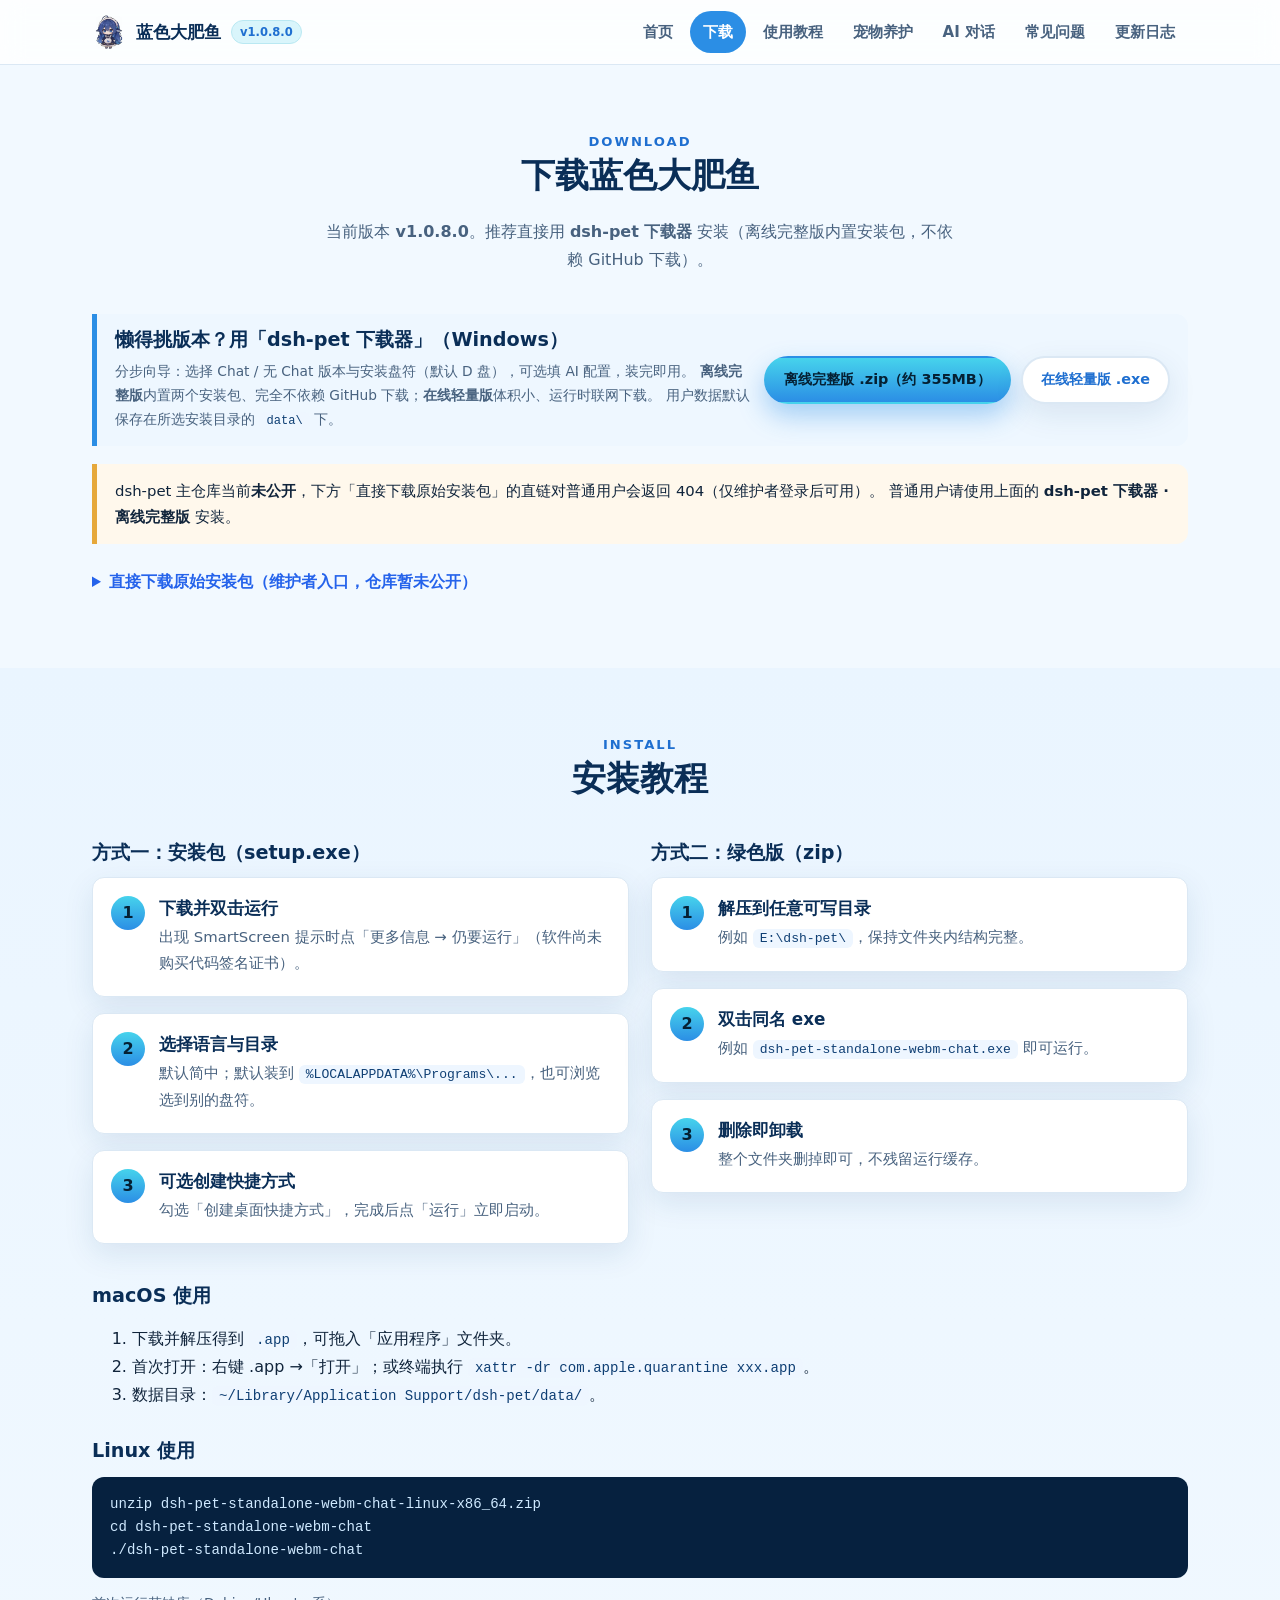
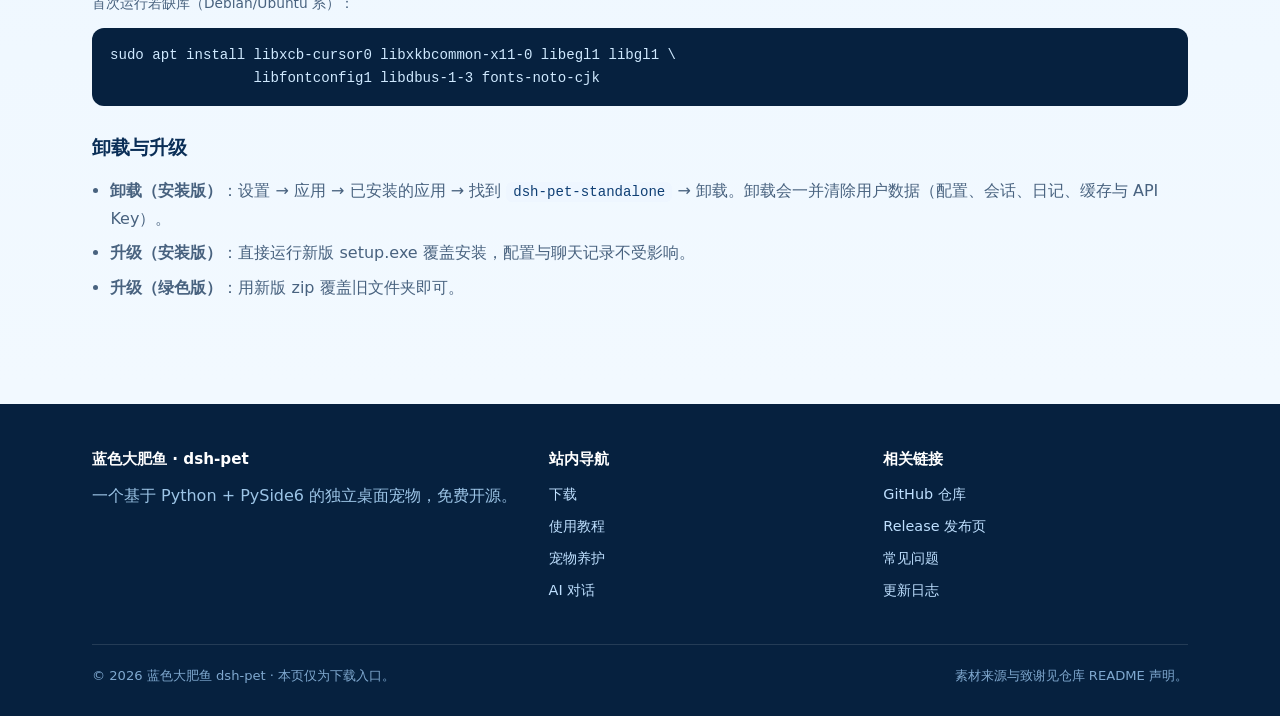
<file: download.html>
<!DOCTYPE html>
<html lang="zh-CN">
<head>
<meta charset="UTF-8">
<meta name="viewport" content="width=device-width, initial-scale=1">
<title>下载 · 蓝色大肥鱼 dsh-pet</title>
<meta name="description" content="下载 dsh-pet 蓝色大肥鱼桌宠：Windows 安装包与绿色版、macOS Apple Silicon、Linux x86_64，含 Chat 与无 Chat 两个版本。">
<link rel="icon" href="assets/img/favicon.ico">
<link rel="stylesheet" href="css/style.css">
</head>
<body>

<header class="site-header">
  <div class="wrap nav">
    <a class="brand" href="index.html">
      <img src="assets/img/hero-icon.png" alt="蓝色大肥鱼">
      <span>蓝色大肥鱼</span>
      <span class="ver" data-version>v1.0.8.0</span>
    </a>
    <button class="nav-toggle" aria-label="菜单">☰</button>
    <nav class="nav-links">
      <a href="index.html">首页</a>
      <a href="download.html" class="active">下载</a>
      <a href="guide.html">使用教程</a>
      <a href="pet.html">宠物养护</a>
      <a href="ai.html">AI 对话</a>
      <a href="faq.html">常见问题</a>
      <a href="changelog.html">更新日志</a>
    </nav>
  </div>
</header>

<main>
  <section class="section">
    <div class="wrap">
      <div class="section-head">
        <div class="eyebrow">Download</div>
        <h2>下载蓝色大肥鱼</h2>
        <p>当前版本 <b data-version>v1.0.8.0</b>。推荐直接用 <b>dsh-pet 下载器</b> 安装（离线完整版内置安装包，不依赖 GitHub 下载）。</p>
      </div>

      <div class="callout" style="margin-top:8px; display:flex; flex-wrap:wrap; gap:14px; align-items:center; justify-content:space-between">
        <div style="flex:1 1 320px">
          <h3 style="margin:0 0 6px">懒得挑版本？用「dsh-pet 下载器」（Windows）</h3>
          <p class="muted small" style="margin:0">
            分步向导：选择 Chat / 无 Chat 版本与安装盘符（默认 D 盘），可选填 AI 配置，装完即用。
            <b>离线完整版</b>内置两个安装包、完全不依赖 GitHub 下载；<b>在线轻量版</b>体积小、运行时联网下载。
            用户数据默认保存在所选安装目录的 <code>data\</code> 下。
          </p>
        </div>
        <div style="display:flex; gap:10px; flex-wrap:wrap">
          <a class="btn btn-primary btn-sm" href="https://github.com/a1554369871/dsh-pet-downloader/releases/latest/download/dsh-pet-downloader-offline.zip" rel="noopener">离线完整版 .zip（约 355MB）</a>
          <a class="btn btn-outline btn-sm" href="downloads/dsh-pet-downloader.exe" download rel="noopener">在线轻量版 .exe</a>
        </div>
      </div>

      <div class="callout warn">
        dsh-pet 主仓库当前<b>未公开</b>，下方「直接下载原始安装包」的直链对普通用户会返回 404（仅维护者登录后可用）。
        普通用户请使用上面的 <b>dsh-pet 下载器 · 离线完整版</b> 安装。
      </div>

      <details style="margin-top:18px">
        <summary style="cursor:pointer; font-weight:600; color:#2563eb; padding:6px 0">直接下载原始安装包（维护者入口，仓库暂未公开）</summary>

      <h3 style="margin-top:24px">Windows</h3>
      <p class="muted small">安装包为当前用户安装，无需管理员权限；绿色版解压即用、删除即卸载。</p>
      <div class="dl-grid">
        <div class="dl-card" data-os-rec="windows">
          <span class="badge-hot">推荐</span>
          <span class="tag">完整功能 · Chat</span>
          <h3>Chat 版（含 AI 对话）</h3>
          <p class="desc">包含 AI 对话、宠物日记、和它唠嗑、看看屏幕、DeepSeek 余额等全部功能。</p>
          <div class="dl-actions">
            <a class="btn btn-primary btn-sm" data-dl="winChatSetup">安装包 .exe <span data-size class="os-tag"></span></a>
            <a class="btn btn-outline btn-sm" data-dl="winChatZip">绿色版 .zip</a>
          </div>
        </div>
        <div class="dl-card" data-os-rec="windows">
          <span class="tag">轻量 · 无 Chat</span>
          <h3>无 Chat 版（只有桌宠）</h3>
          <p class="desc">不含 AI 对话依赖，包体更小、启动更轻，适合只要桌面陪伴的场景。</p>
          <div class="dl-actions">
            <a class="btn btn-outline btn-sm" data-dl="winSetup">安装包 .exe <span data-size class="os-tag"></span></a>
            <a class="btn btn-outline btn-sm" data-dl="winZip">绿色版 .zip</a>
          </div>
        </div>
      </div>

      <h3 style="margin-top:44px">macOS（Apple Silicon）</h3>
      <p class="muted small">onedir .app，未签名（ad-hoc），首次打开需右键 →「打开」或在终端去除隔离属性，详见下方教程。</p>
      <div class="dl-grid">
        <div class="dl-card" data-os-rec="mac">
          <span class="tag">macOS · 完整功能</span>
          <h3>Chat 版</h3>
          <p class="desc">含 AI 对话等全部功能。</p>
          <div class="dl-actions">
            <a class="btn btn-primary btn-sm" data-dl="macChat">下载 .zip <span data-size class="os-tag"></span></a>
          </div>
        </div>
        <div class="dl-card" data-os-rec="mac">
          <span class="tag">macOS · 轻量</span>
          <h3>无 Chat 版</h3>
          <p class="desc">只有桌宠本体，不接 AI。</p>
          <div class="dl-actions">
            <a class="btn btn-outline btn-sm" data-dl="macPlain">下载 .zip</a>
          </div>
        </div>
      </div>
      <div class="callout warn">Intel Mac 当前不提供官方包，请从源码运行或在 Intel 机器上自行构建。</div>

      <h3 style="margin-top:44px">Linux（x86_64）</h3>
      <p class="muted small">onedir 目录，解压即用。首次运行可能需要补齐少量系统库。</p>
      <div class="dl-grid">
        <div class="dl-card" data-os-rec="linux">
          <span class="tag">Linux · 完整功能</span>
          <h3>Chat 版</h3>
          <p class="desc">含 AI 对话等全部功能。</p>
          <div class="dl-actions">
            <a class="btn btn-primary btn-sm" data-dl="linuxChat">下载 .zip <span data-size class="os-tag"></span></a>
          </div>
        </div>
        <div class="dl-card" data-os-rec="linux">
          <span class="tag">Linux · 轻量</span>
          <h3>无 Chat 版</h3>
          <p class="desc">只有桌宠本体，不接 AI。</p>
          <div class="dl-actions">
            <a class="btn btn-outline btn-sm" data-dl="linuxPlain">下载 .zip</a>
          </div>
        </div>
      </div>

      <div class="callout" style="margin-top:34px">
        两个变体使用同一套高清 WebM 素材（91 段动画），区别只是是否加载聊天子系统。以
        <a data-releases href="#">GitHub Release 页面</a>实际上传的文件为准。
      </div>
      </details>
    </div>
  </section>

  <!-- 安装教程 -->
  <section class="section tint">
    <div class="wrap">
      <div class="section-head">
        <div class="eyebrow">Install</div>
        <h2>安装教程</h2>
      </div>

      <div class="grid grid-2">
        <div>
          <h3>方式一：安装包（setup.exe）</h3>
          <div class="steps">
            <div class="step"><h3>下载并双击运行</h3><p>出现 SmartScreen 提示时点「更多信息 → 仍要运行」（软件尚未购买代码签名证书）。</p></div>
            <div class="step"><h3>选择语言与目录</h3><p>默认简中；默认装到 <code>%LOCALAPPDATA%\Programs\...</code>，也可浏览选到别的盘符。</p></div>
            <div class="step"><h3>可选创建快捷方式</h3><p>勾选「创建桌面快捷方式」，完成后点「运行」立即启动。</p></div>
          </div>
        </div>
        <div>
          <h3>方式二：绿色版（zip）</h3>
          <div class="steps">
            <div class="step"><h3>解压到任意可写目录</h3><p>例如 <code>E:\dsh-pet\</code>，保持文件夹内结构完整。</p></div>
            <div class="step"><h3>双击同名 exe</h3><p>例如 <code>dsh-pet-standalone-webm-chat.exe</code> 即可运行。</p></div>
            <div class="step"><h3>删除即卸载</h3><p>整个文件夹删掉即可，不残留运行缓存。</p></div>
          </div>
        </div>
      </div>

      <h3 style="margin-top:40px">macOS 使用</h3>
      <ol class="clean">
        <li>下载并解压得到 <code>.app</code>，可拖入「应用程序」文件夹。</li>
        <li>首次打开：右键 .app →「打开」；或终端执行 <code>xattr -dr com.apple.quarantine xxx.app</code>。</li>
        <li>数据目录：<code>~/Library/Application Support/dsh-pet/data/</code>。</li>
      </ol>

      <h3 style="margin-top:30px">Linux 使用</h3>
      <pre><code>unzip dsh-pet-standalone-webm-chat-linux-x86_64.zip
cd dsh-pet-standalone-webm-chat
./dsh-pet-standalone-webm-chat</code></pre>
      <p class="small muted">首次运行若缺库（Debian/Ubuntu 系）：</p>
      <pre><code>sudo apt install libxcb-cursor0 libxkbcommon-x11-0 libegl1 libgl1 \
                 libfontconfig1 libdbus-1-3 fonts-noto-cjk</code></pre>

      <h3 style="margin-top:30px">卸载与升级</h3>
      <ul class="clean">
        <li><b>卸载（安装版）</b>：设置 → 应用 → 已安装的应用 → 找到 <code>dsh-pet-standalone</code> → 卸载。卸载会一并清除用户数据（配置、会话、日记、缓存与 API Key）。</li>
        <li><b>升级（安装版）</b>：直接运行新版 setup.exe 覆盖安装，配置与聊天记录不受影响。</li>
        <li><b>升级（绿色版）</b>：用新版 zip 覆盖旧文件夹即可。</li>
      </ul>
    </div>
  </section>
</main>

<footer class="site-footer">
  <div class="wrap">
    <div class="footer-grid">
      <div>
        <h4>蓝色大肥鱼 · dsh-pet</h4>
        <p style="color:#9cc4e6">一个基于 Python + PySide6 的独立桌面宠物，免费开源。</p>
      </div>
      <div>
        <h4>站内导航</h4>
        <ul>
          <li><a href="download.html">下载</a></li>
          <li><a href="guide.html">使用教程</a></li>
          <li><a href="pet.html">宠物养护</a></li>
          <li><a href="ai.html">AI 对话</a></li>
        </ul>
      </div>
      <div>
        <h4>相关链接</h4>
        <ul>
          <li><a data-repo href="#">GitHub 仓库</a></li>
          <li><a data-releases href="#">Release 发布页</a></li>
          <li><a href="faq.html">常见问题</a></li>
          <li><a href="changelog.html">更新日志</a></li>
        </ul>
      </div>
    </div>
    <div class="footer-bottom">
      <span>© <span data-year>2026</span> 蓝色大肥鱼 dsh-pet · 本页仅为下载入口。</span>
      <span>素材来源与致谢见仓库 README 声明。</span>
    </div>
  </div>
</footer>

<script src="js/config.js"></script>
<script src="js/main.js"></script>
</body>
</html>
</file>
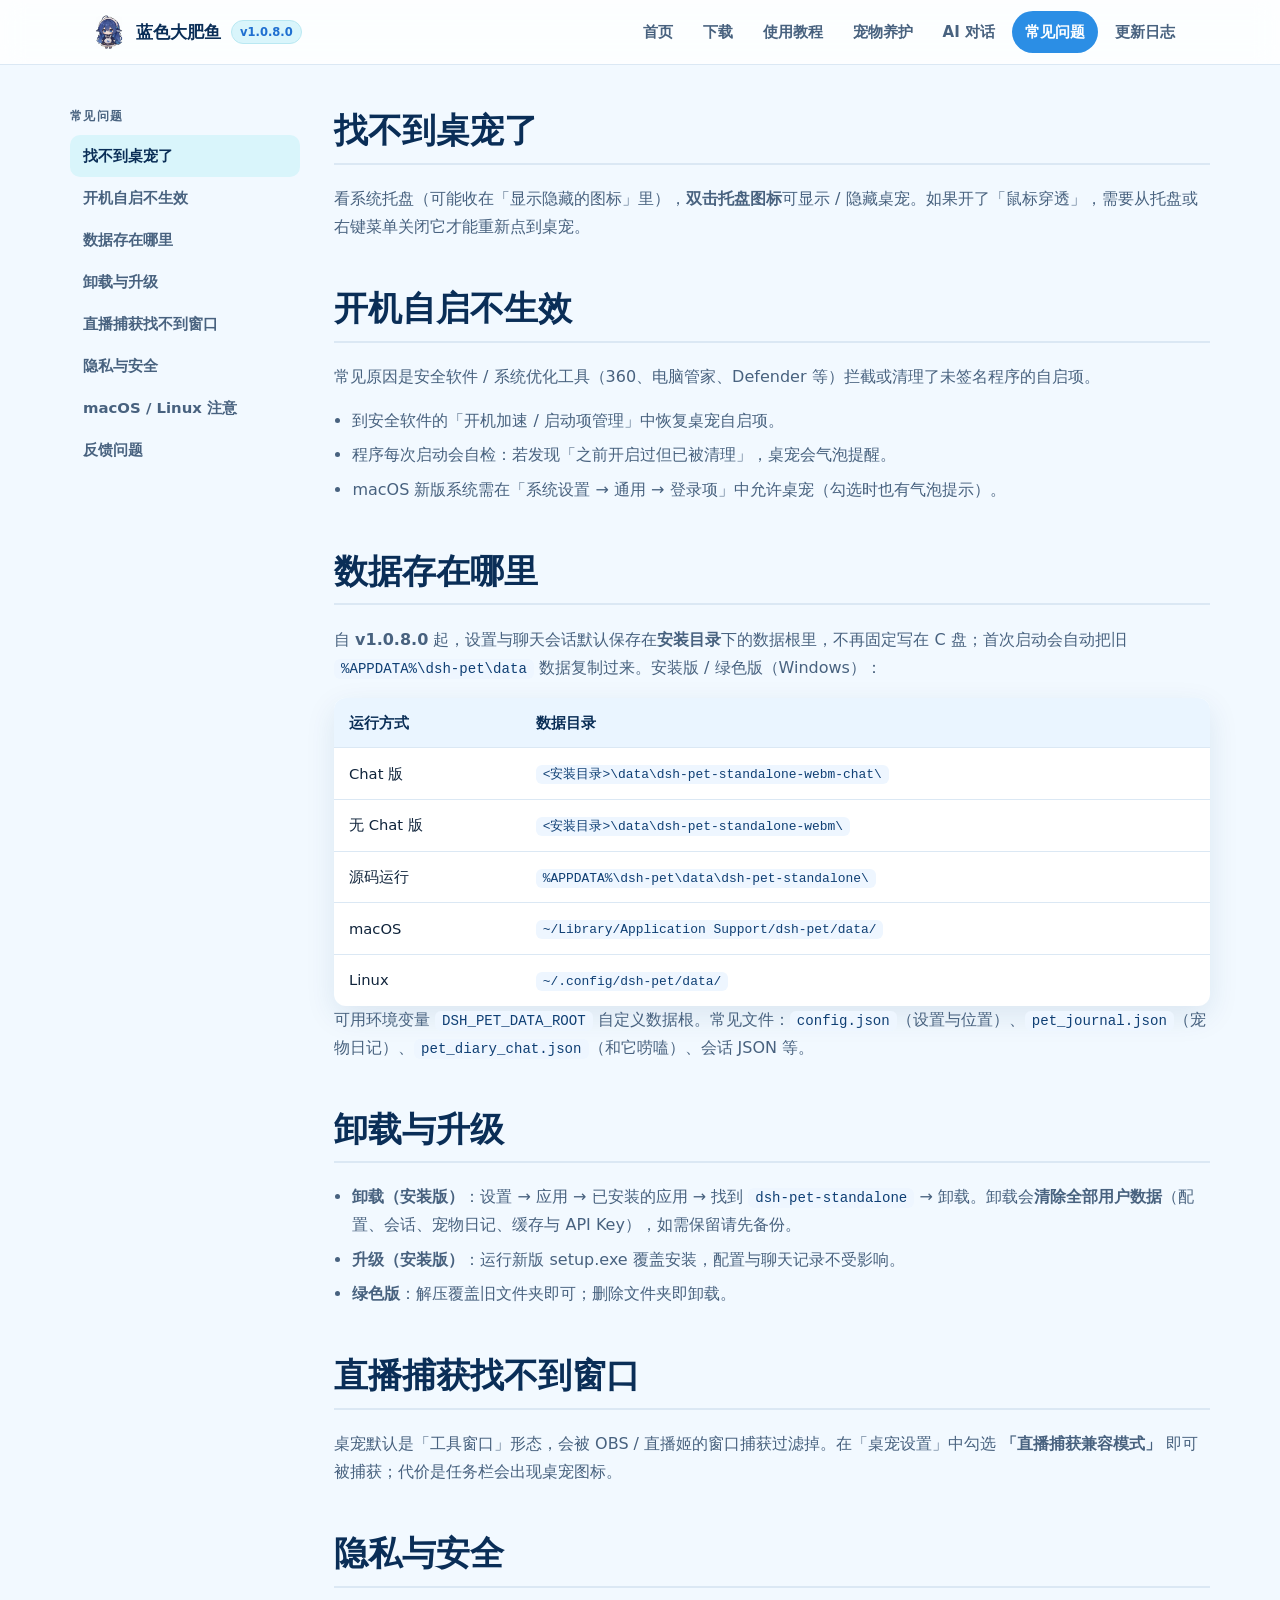
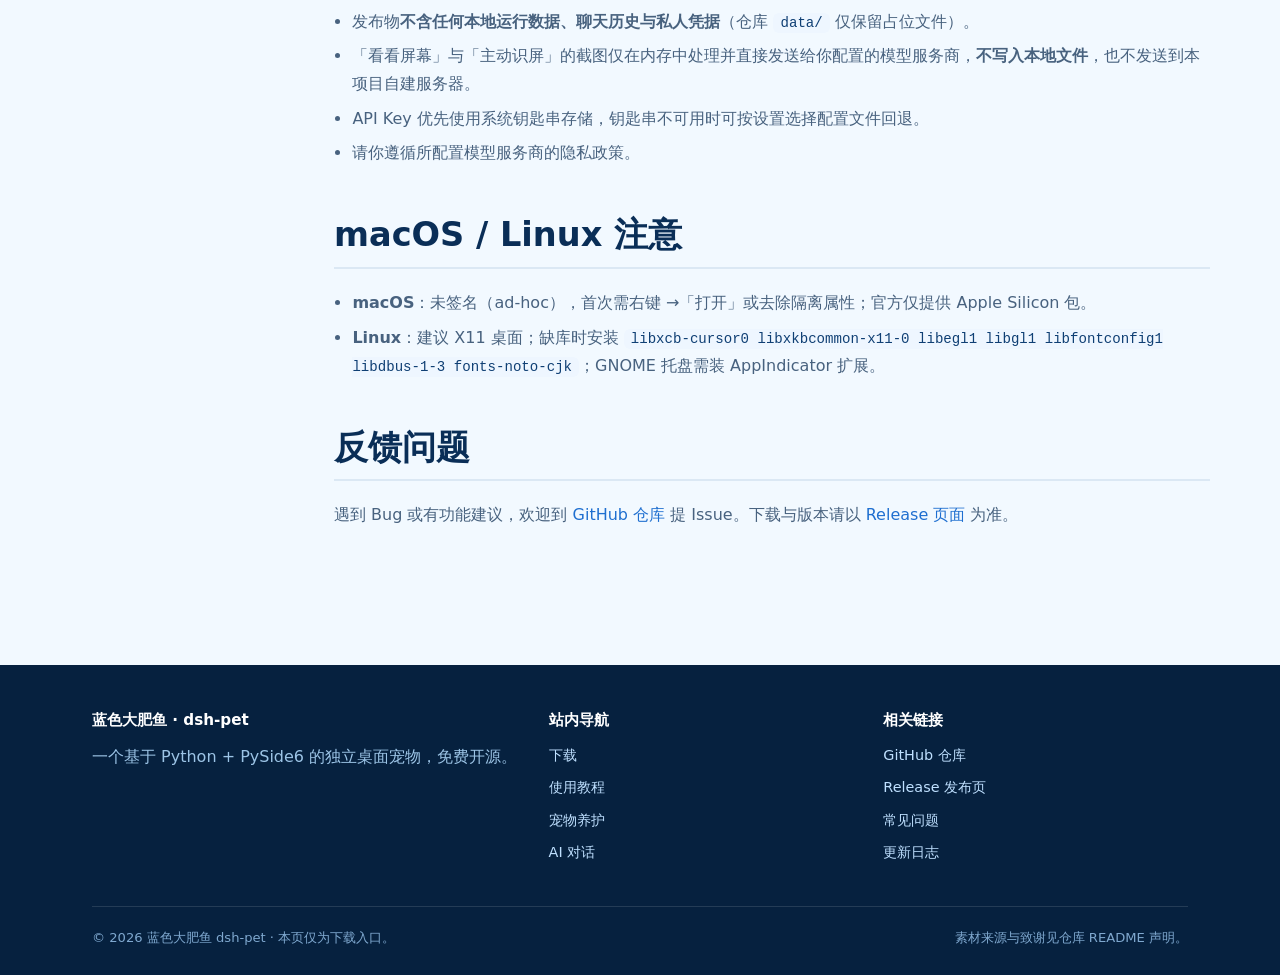
<file: faq.html>
<!DOCTYPE html>
<html lang="zh-CN">
<head>
<meta charset="UTF-8">
<meta name="viewport" content="width=device-width, initial-scale=1">
<title>常见问题 · 蓝色大肥鱼 dsh-pet</title>
<meta name="description" content="dsh-pet 常见问题：找不到桌宠、开机自启不生效、数据目录、卸载升级、直播捕获、隐私说明。">
<link rel="icon" href="assets/img/favicon.ico">
<link rel="stylesheet" href="css/style.css">
</head>
<body>

<header class="site-header">
  <div class="wrap nav">
    <a class="brand" href="index.html">
      <img src="assets/img/hero-icon.png" alt="蓝色大肥鱼">
      <span>蓝色大肥鱼</span>
      <span class="ver" data-version>v1.0.8.0</span>
    </a>
    <button class="nav-toggle" aria-label="菜单">☰</button>
    <nav class="nav-links">
      <a href="index.html">首页</a>
      <a href="download.html">下载</a>
      <a href="guide.html">使用教程</a>
      <a href="pet.html">宠物养护</a>
      <a href="ai.html">AI 对话</a>
      <a href="faq.html" class="active">常见问题</a>
      <a href="changelog.html">更新日志</a>
    </nav>
  </div>
</header>

<div class="wrap docs">
  <aside class="docs-side">
    <h4>常见问题</h4>
    <a href="#missing">找不到桌宠了</a>
    <a href="#autostart">开机自启不生效</a>
    <a href="#data">数据存在哪里</a>
    <a href="#uninstall">卸载与升级</a>
    <a href="#capture">直播捕获找不到窗口</a>
    <a href="#privacy">隐私与安全</a>
    <a href="#platform">macOS / Linux 注意</a>
    <a href="#feedback">反馈问题</a>
  </aside>

  <div class="docs-body">
    <section id="missing">
      <h2>找不到桌宠了</h2>
      <p>看系统托盘（可能收在「显示隐藏的图标」里），<b>双击托盘图标</b>可显示 / 隐藏桌宠。如果开了「鼠标穿透」，需要从托盘或右键菜单关闭它才能重新点到桌宠。</p>
    </section>

    <section id="autostart">
      <h2>开机自启不生效</h2>
      <p>常见原因是安全软件 / 系统优化工具（360、电脑管家、Defender 等）拦截或清理了未签名程序的自启项。</p>
      <ul class="clean">
        <li>到安全软件的「开机加速 / 启动项管理」中恢复桌宠自启项。</li>
        <li>程序每次启动会自检：若发现「之前开启过但已被清理」，桌宠会气泡提醒。</li>
        <li>macOS 新版系统需在「系统设置 → 通用 → 登录项」中允许桌宠（勾选时也有气泡提示）。</li>
      </ul>
    </section>

    <section id="data">
      <h2>数据存在哪里</h2>
      <p>自 <b>v1.0.8.0</b> 起，设置与聊天会话默认保存在<b>安装目录</b>下的数据根里，不再固定写在 C 盘；首次启动会自动把旧 <code>%APPDATA%\dsh-pet\data</code> 数据复制过来。安装版 / 绿色版（Windows）：</p>
      <table class="table">
        <thead><tr><th>运行方式</th><th>数据目录</th></tr></thead>
        <tbody>
          <tr><td>Chat 版</td><td><code>&lt;安装目录&gt;\data\dsh-pet-standalone-webm-chat\</code></td></tr>
          <tr><td>无 Chat 版</td><td><code>&lt;安装目录&gt;\data\dsh-pet-standalone-webm\</code></td></tr>
          <tr><td>源码运行</td><td><code>%APPDATA%\dsh-pet\data\dsh-pet-standalone\</code></td></tr>
          <tr><td>macOS</td><td><code>~/Library/Application Support/dsh-pet/data/</code></td></tr>
          <tr><td>Linux</td><td><code>~/.config/dsh-pet/data/</code></td></tr>
        </tbody>
      </table>
      <p>可用环境变量 <code>DSH_PET_DATA_ROOT</code> 自定义数据根。常见文件：<code>config.json</code>（设置与位置）、<code>pet_journal.json</code>（宠物日记）、<code>pet_diary_chat.json</code>（和它唠嗑）、会话 JSON 等。</p>
    </section>

    <section id="uninstall">
      <h2>卸载与升级</h2>
      <ul class="clean">
        <li><b>卸载（安装版）</b>：设置 → 应用 → 已安装的应用 → 找到 <code>dsh-pet-standalone</code> → 卸载。卸载会<b>清除全部用户数据</b>（配置、会话、宠物日记、缓存与 API Key），如需保留请先备份。</li>
        <li><b>升级（安装版）</b>：运行新版 setup.exe 覆盖安装，配置与聊天记录不受影响。</li>
        <li><b>绿色版</b>：解压覆盖旧文件夹即可；删除文件夹即卸载。</li>
      </ul>
    </section>

    <section id="capture">
      <h2>直播捕获找不到窗口</h2>
      <p>桌宠默认是「工具窗口」形态，会被 OBS / 直播姬的窗口捕获过滤掉。在「桌宠设置」中勾选 <b>「直播捕获兼容模式」</b> 即可被捕获；代价是任务栏会出现桌宠图标。</p>
    </section>

    <section id="privacy">
      <h2>隐私与安全</h2>
      <ul class="clean">
        <li>发布物<b>不含任何本地运行数据、聊天历史与私人凭据</b>（仓库 <code>data/</code> 仅保留占位文件）。</li>
        <li>「看看屏幕」与「主动识屏」的截图仅在内存中处理并直接发送给你配置的模型服务商，<b>不写入本地文件</b>，也不发送到本项目自建服务器。</li>
        <li>API Key 优先使用系统钥匙串存储，钥匙串不可用时可按设置选择配置文件回退。</li>
        <li>请你遵循所配置模型服务商的隐私政策。</li>
      </ul>
    </section>

    <section id="platform">
      <h2>macOS / Linux 注意</h2>
      <ul class="clean">
        <li><b>macOS</b>：未签名（ad-hoc），首次需右键 →「打开」或去除隔离属性；官方仅提供 Apple Silicon 包。</li>
        <li><b>Linux</b>：建议 X11 桌面；缺库时安装 <code>libxcb-cursor0 libxkbcommon-x11-0 libegl1 libgl1 libfontconfig1 libdbus-1-3 fonts-noto-cjk</code>；GNOME 托盘需装 AppIndicator 扩展。</li>
      </ul>
    </section>

    <section id="feedback">
      <h2>反馈问题</h2>
      <p>遇到 Bug 或有功能建议，欢迎到 <a data-repo href="#">GitHub 仓库</a> 提 Issue。下载与版本请以 <a data-releases href="#">Release 页面</a> 为准。</p>
    </section>
  </div>
</div>

<footer class="site-footer">
  <div class="wrap">
    <div class="footer-grid">
      <div>
        <h4>蓝色大肥鱼 · dsh-pet</h4>
        <p style="color:#9cc4e6">一个基于 Python + PySide6 的独立桌面宠物，免费开源。</p>
      </div>
      <div>
        <h4>站内导航</h4>
        <ul>
          <li><a href="download.html">下载</a></li>
          <li><a href="guide.html">使用教程</a></li>
          <li><a href="pet.html">宠物养护</a></li>
          <li><a href="ai.html">AI 对话</a></li>
        </ul>
      </div>
      <div>
        <h4>相关链接</h4>
        <ul>
          <li><a data-repo href="#">GitHub 仓库</a></li>
          <li><a data-releases href="#">Release 发布页</a></li>
          <li><a href="faq.html">常见问题</a></li>
          <li><a href="changelog.html">更新日志</a></li>
        </ul>
      </div>
    </div>
    <div class="footer-bottom">
      <span>© <span data-year>2026</span> 蓝色大肥鱼 dsh-pet · 本页仅为下载入口。</span>
      <span>素材来源与致谢见仓库 README 声明。</span>
    </div>
  </div>
</footer>

<script src="js/config.js"></script>
<script src="js/main.js"></script>
</body>
</html>
</file>
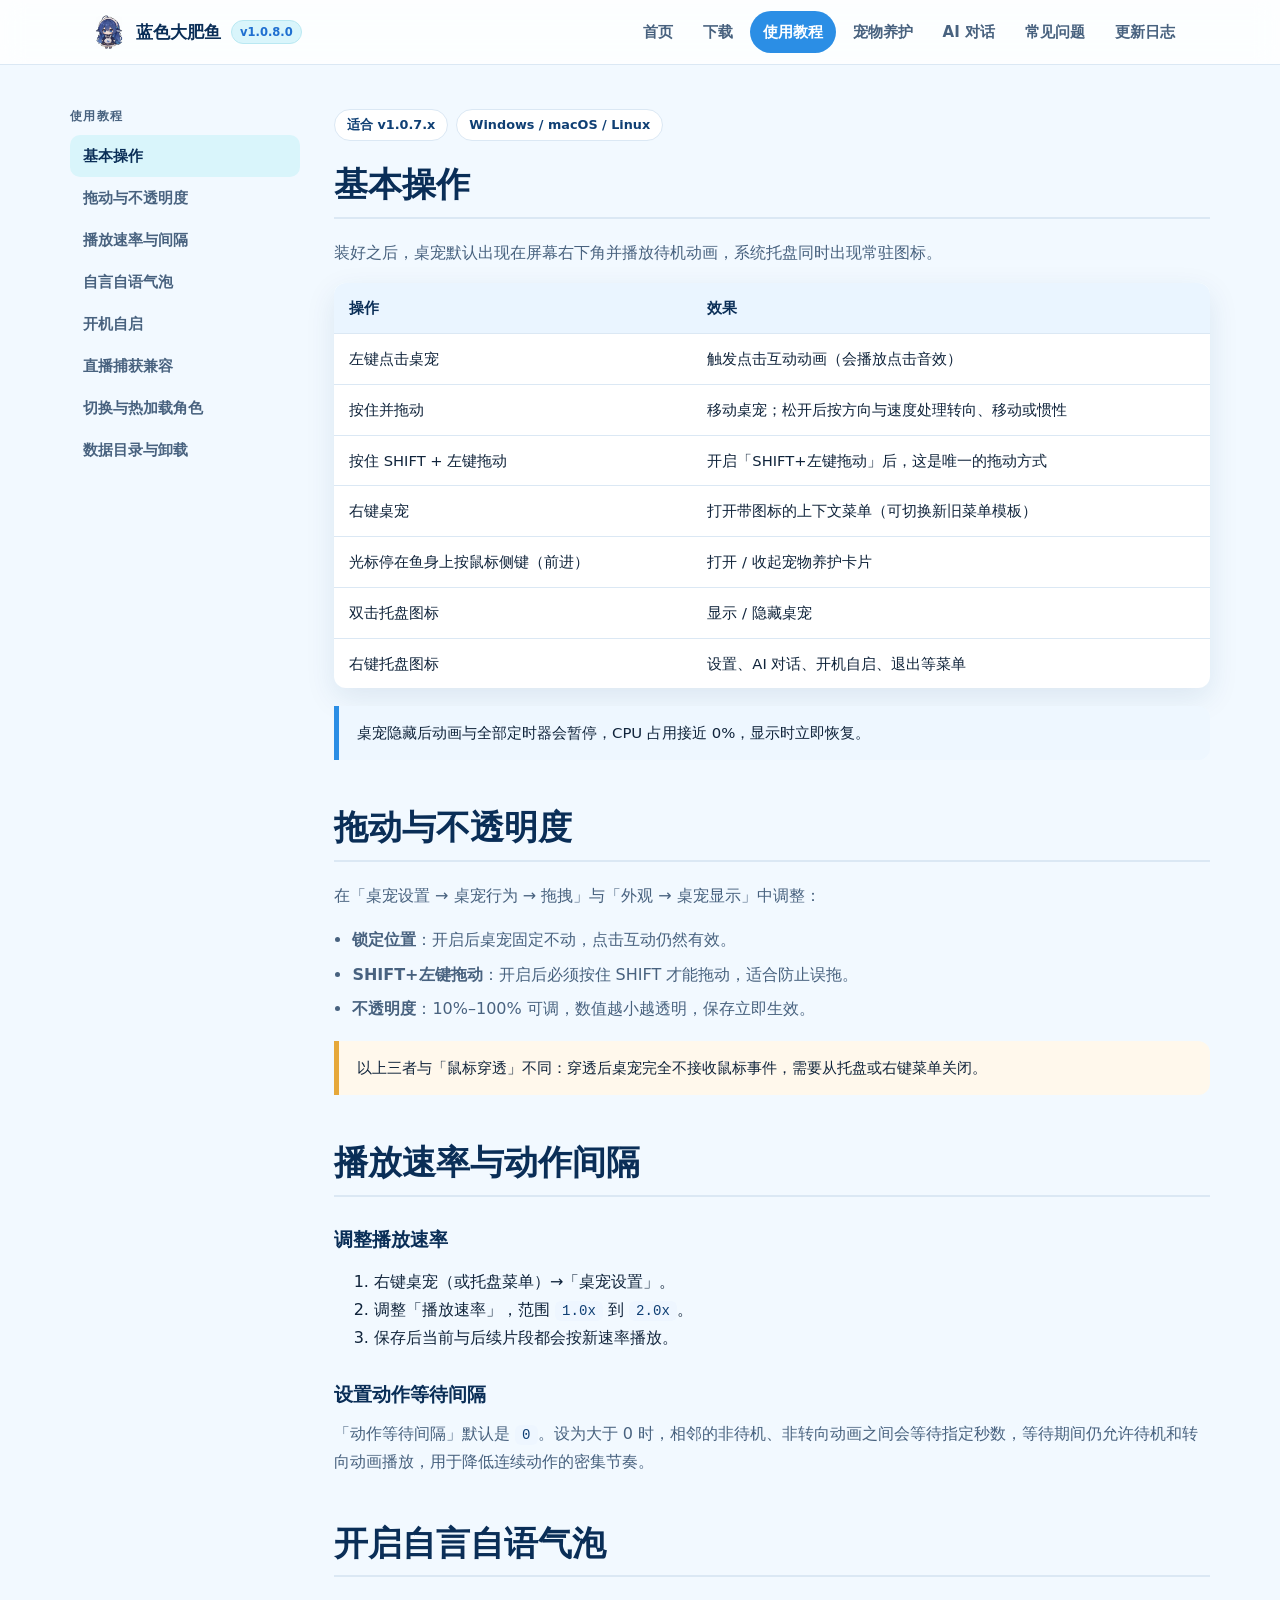
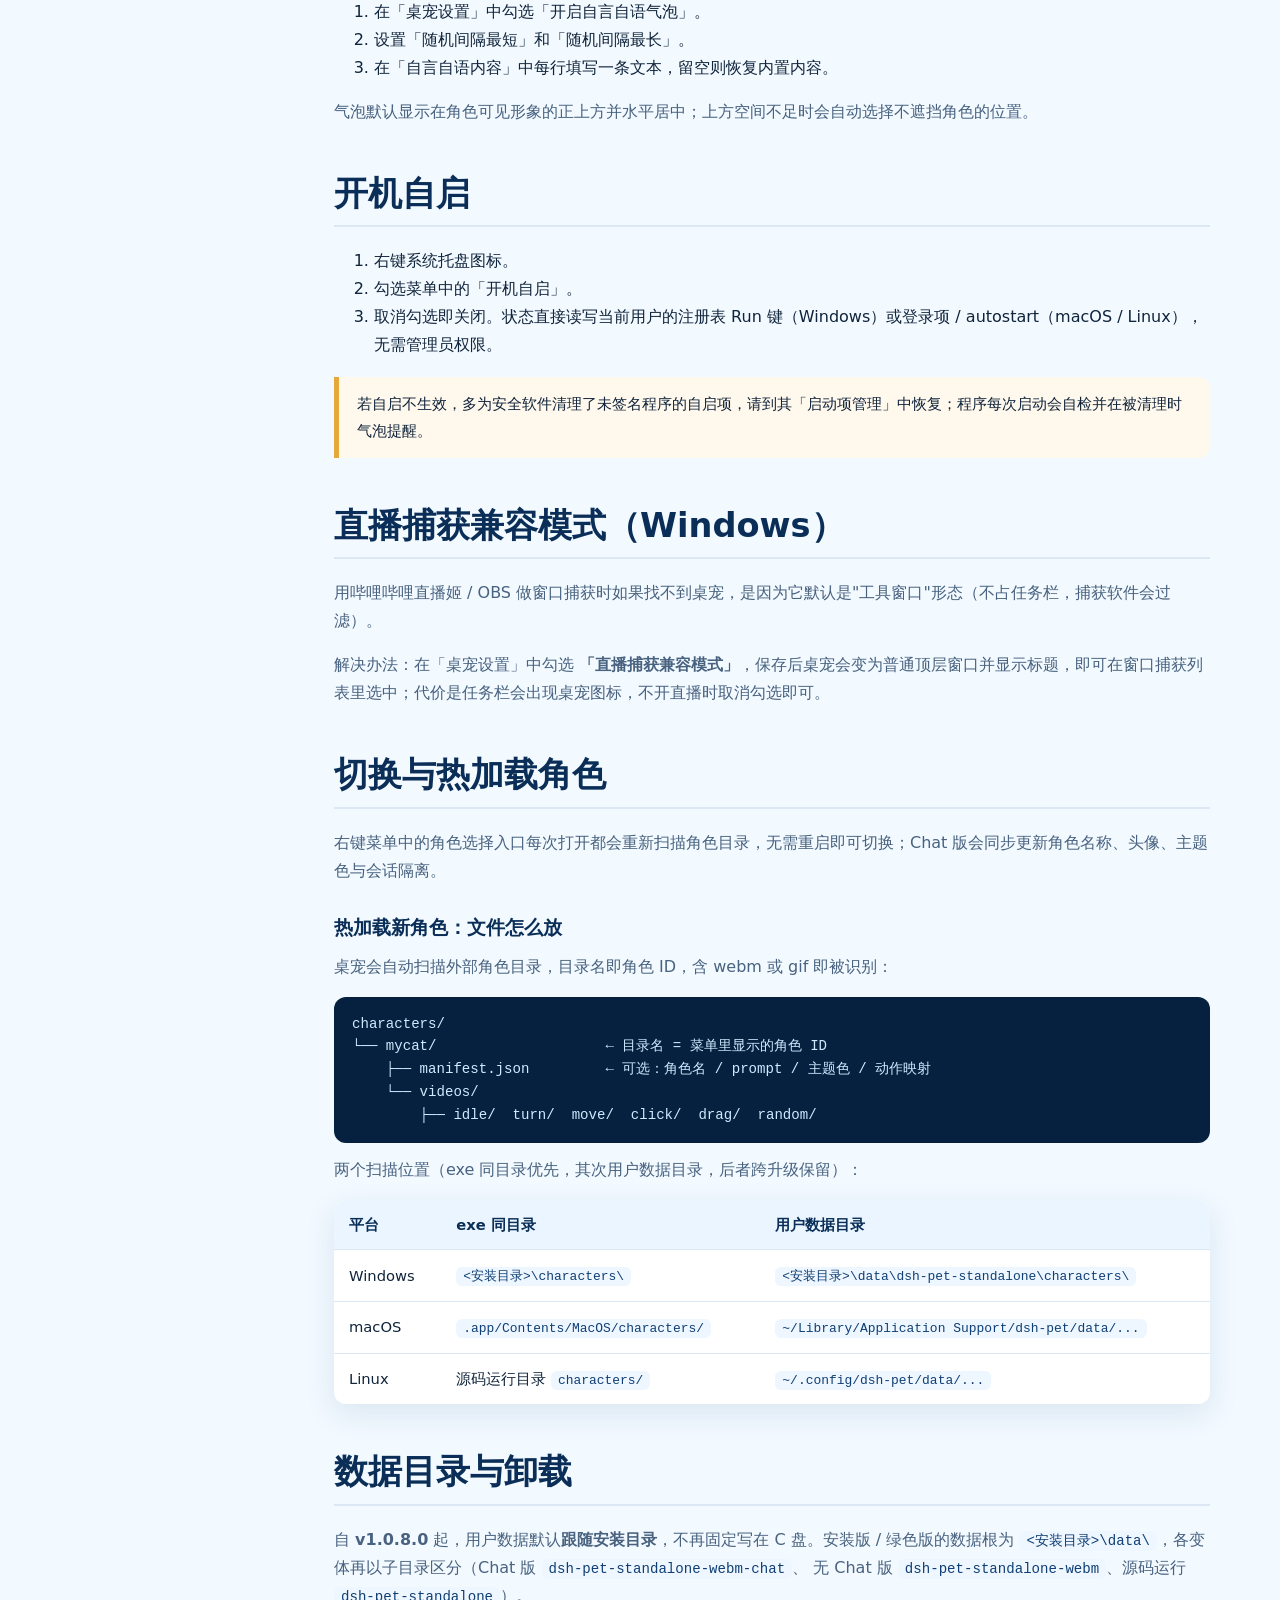
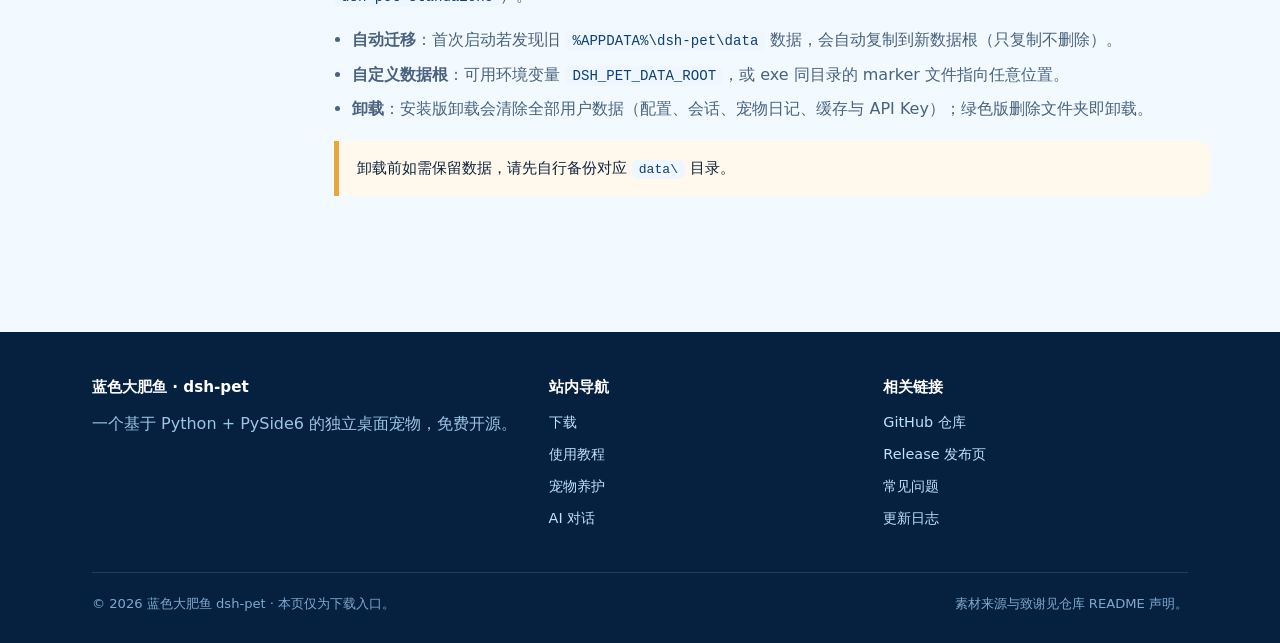
<file: guide.html>
<!DOCTYPE html>
<html lang="zh-CN">
<head>
<meta charset="UTF-8">
<meta name="viewport" content="width=device-width, initial-scale=1">
<title>使用教程 · 蓝色大肥鱼 dsh-pet</title>
<meta name="description" content="dsh-pet 蓝色大肥鱼使用教程：基本操作、播放速率、锁定位置、自言自语、开机自启、直播捕获兼容、热加载自定义角色。">
<link rel="icon" href="assets/img/favicon.ico">
<link rel="stylesheet" href="css/style.css">
</head>
<body>

<header class="site-header">
  <div class="wrap nav">
    <a class="brand" href="index.html">
      <img src="assets/img/hero-icon.png" alt="蓝色大肥鱼">
      <span>蓝色大肥鱼</span>
      <span class="ver" data-version>v1.0.8.0</span>
    </a>
    <button class="nav-toggle" aria-label="菜单">☰</button>
    <nav class="nav-links">
      <a href="index.html">首页</a>
      <a href="download.html">下载</a>
      <a href="guide.html" class="active">使用教程</a>
      <a href="pet.html">宠物养护</a>
      <a href="ai.html">AI 对话</a>
      <a href="faq.html">常见问题</a>
      <a href="changelog.html">更新日志</a>
    </nav>
  </div>
</header>

<div class="wrap docs">
  <aside class="docs-side">
    <h4>使用教程</h4>
    <a href="#basics">基本操作</a>
    <a href="#drag">拖动与不透明度</a>
    <a href="#speed">播放速率与间隔</a>
    <a href="#bubble">自言自语气泡</a>
    <a href="#autostart">开机自启</a>
    <a href="#capture">直播捕获兼容</a>
    <a href="#roles">切换与热加载角色</a>
    <a href="#data">数据目录与卸载</a>
  </aside>

  <div class="docs-body">
    <div class="pill-row">
      <span class="pill">适合 v1.0.7.x</span>
      <span class="pill">Windows / macOS / Linux</span>
    </div>

    <section id="basics">
      <h2>基本操作</h2>
      <p>装好之后，桌宠默认出现在屏幕右下角并播放待机动画，系统托盘同时出现常驻图标。</p>
      <table class="table">
        <thead><tr><th>操作</th><th>效果</th></tr></thead>
        <tbody>
          <tr><td>左键点击桌宠</td><td>触发点击互动动画（会播放点击音效）</td></tr>
          <tr><td>按住并拖动</td><td>移动桌宠；松开后按方向与速度处理转向、移动或惯性</td></tr>
          <tr><td>按住 SHIFT + 左键拖动</td><td>开启「SHIFT+左键拖动」后，这是唯一的拖动方式</td></tr>
          <tr><td>右键桌宠</td><td>打开带图标的上下文菜单（可切换新旧菜单模板）</td></tr>
          <tr><td>光标停在鱼身上按鼠标侧键（前进）</td><td>打开 / 收起宠物养护卡片</td></tr>
          <tr><td>双击托盘图标</td><td>显示 / 隐藏桌宠</td></tr>
          <tr><td>右键托盘图标</td><td>设置、AI 对话、开机自启、退出等菜单</td></tr>
        </tbody>
      </table>
      <div class="callout">桌宠隐藏后动画与全部定时器会暂停，CPU 占用接近 0%，显示时立即恢复。</div>
    </section>

    <section id="drag">
      <h2>拖动与不透明度</h2>
      <p>在「桌宠设置 → 桌宠行为 → 拖拽」与「外观 → 桌宠显示」中调整：</p>
      <ul class="clean">
        <li><b>锁定位置</b>：开启后桌宠固定不动，点击互动仍然有效。</li>
        <li><b>SHIFT+左键拖动</b>：开启后必须按住 SHIFT 才能拖动，适合防止误拖。</li>
        <li><b>不透明度</b>：10%–100% 可调，数值越小越透明，保存立即生效。</li>
      </ul>
      <div class="callout warn">以上三者与「鼠标穿透」不同：穿透后桌宠完全不接收鼠标事件，需要从托盘或右键菜单关闭。</div>
    </section>

    <section id="speed">
      <h2>播放速率与动作间隔</h2>
      <h3>调整播放速率</h3>
      <ol class="clean">
        <li>右键桌宠（或托盘菜单）→「桌宠设置」。</li>
        <li>调整「播放速率」，范围 <code>1.0x</code> 到 <code>2.0x</code>。</li>
        <li>保存后当前与后续片段都会按新速率播放。</li>
      </ol>
      <h3>设置动作等待间隔</h3>
      <p>「动作等待间隔」默认是 <code>0</code>。设为大于 0 时，相邻的非待机、非转向动画之间会等待指定秒数，等待期间仍允许待机和转向动画播放，用于降低连续动作的密集节奏。</p>
    </section>

    <section id="bubble">
      <h2>开启自言自语气泡</h2>
      <ol class="clean">
        <li>在「桌宠设置」中勾选「开启自言自语气泡」。</li>
        <li>设置「随机间隔最短」和「随机间隔最长」。</li>
        <li>在「自言自语内容」中每行填写一条文本，留空则恢复内置内容。</li>
      </ol>
      <p>气泡默认显示在角色可见形象的正上方并水平居中；上方空间不足时会自动选择不遮挡角色的位置。</p>
    </section>

    <section id="autostart">
      <h2>开机自启</h2>
      <ol class="clean">
        <li>右键系统托盘图标。</li>
        <li>勾选菜单中的「开机自启」。</li>
        <li>取消勾选即关闭。状态直接读写当前用户的注册表 Run 键（Windows）或登录项 / autostart（macOS / Linux），无需管理员权限。</li>
      </ol>
      <div class="callout warn">若自启不生效，多为安全软件清理了未签名程序的自启项，请到其「启动项管理」中恢复；程序每次启动会自检并在被清理时气泡提醒。</div>
    </section>

    <section id="capture">
      <h2>直播捕获兼容模式（Windows）</h2>
      <p>用哔哩哔哩直播姬 / OBS 做窗口捕获时如果找不到桌宠，是因为它默认是"工具窗口"形态（不占任务栏，捕获软件会过滤）。</p>
      <p>解决办法：在「桌宠设置」中勾选 <b>「直播捕获兼容模式」</b>，保存后桌宠会变为普通顶层窗口并显示标题，即可在窗口捕获列表里选中；代价是任务栏会出现桌宠图标，不开直播时取消勾选即可。</p>
    </section>

    <section id="roles">
      <h2>切换与热加载角色</h2>
      <p>右键菜单中的角色选择入口每次打开都会重新扫描角色目录，无需重启即可切换；Chat 版会同步更新角色名称、头像、主题色与会话隔离。</p>
      <h3>热加载新角色：文件怎么放</h3>
      <p>桌宠会自动扫描外部角色目录，目录名即角色 ID，含 webm 或 gif 即被识别：</p>
      <pre><code>characters/
└── mycat/                    ← 目录名 = 菜单里显示的角色 ID
    ├── manifest.json         ← 可选：角色名 / prompt / 主题色 / 动作映射
    └── videos/
        ├── idle/  turn/  move/  click/  drag/  random/</code></pre>
      <p>两个扫描位置（exe 同目录优先，其次用户数据目录，后者跨升级保留）：</p>
      <table class="table">
        <thead><tr><th>平台</th><th>exe 同目录</th><th>用户数据目录</th></tr></thead>
        <tbody>
          <tr><td>Windows</td><td><code>&lt;安装目录&gt;\characters\</code></td><td><code>&lt;安装目录&gt;\data\dsh-pet-standalone\characters\</code></td></tr>
          <tr><td>macOS</td><td><code>.app/Contents/MacOS/characters/</code></td><td><code>~/Library/Application Support/dsh-pet/data/...</code></td></tr>
          <tr><td>Linux</td><td>源码运行目录 <code>characters/</code></td><td><code>~/.config/dsh-pet/data/...</code></td></tr>
        </tbody>
      </table>
    </section>

    <section id="data">
      <h2>数据目录与卸载</h2>
      <p>自 <b>v1.0.8.0</b> 起，用户数据默认<b>跟随安装目录</b>，不再固定写在 C 盘。安装版 / 绿色版的数据根为
        <code>&lt;安装目录&gt;\data\</code>，各变体再以子目录区分（Chat 版 <code>dsh-pet-standalone-webm-chat</code>、
        无 Chat 版 <code>dsh-pet-standalone-webm</code>、源码运行 <code>dsh-pet-standalone</code>）。</p>
      <ul class="clean">
        <li><b>自动迁移</b>：首次启动若发现旧 <code>%APPDATA%\dsh-pet\data</code> 数据，会自动复制到新数据根（只复制不删除）。</li>
        <li><b>自定义数据根</b>：可用环境变量 <code>DSH_PET_DATA_ROOT</code>，或 exe 同目录的 marker 文件指向任意位置。</li>
        <li><b>卸载</b>：安装版卸载会清除全部用户数据（配置、会话、宠物日记、缓存与 API Key）；绿色版删除文件夹即卸载。</li>
      </ul>
      <div class="callout warn">卸载前如需保留数据，请先自行备份对应 <code>data\</code> 目录。</div>
    </section>
  </div>
</div>

<footer class="site-footer">
  <div class="wrap">
    <div class="footer-grid">
      <div>
        <h4>蓝色大肥鱼 · dsh-pet</h4>
        <p style="color:#9cc4e6">一个基于 Python + PySide6 的独立桌面宠物，免费开源。</p>
      </div>
      <div>
        <h4>站内导航</h4>
        <ul>
          <li><a href="download.html">下载</a></li>
          <li><a href="guide.html">使用教程</a></li>
          <li><a href="pet.html">宠物养护</a></li>
          <li><a href="ai.html">AI 对话</a></li>
        </ul>
      </div>
      <div>
        <h4>相关链接</h4>
        <ul>
          <li><a data-repo href="#">GitHub 仓库</a></li>
          <li><a data-releases href="#">Release 发布页</a></li>
          <li><a href="faq.html">常见问题</a></li>
          <li><a href="changelog.html">更新日志</a></li>
        </ul>
      </div>
    </div>
    <div class="footer-bottom">
      <span>© <span data-year>2026</span> 蓝色大肥鱼 dsh-pet · 本页仅为下载入口。</span>
      <span>素材来源与致谢见仓库 README 声明。</span>
    </div>
  </div>
</footer>

<script src="js/config.js"></script>
<script src="js/main.js"></script>
</body>
</html>
</file>
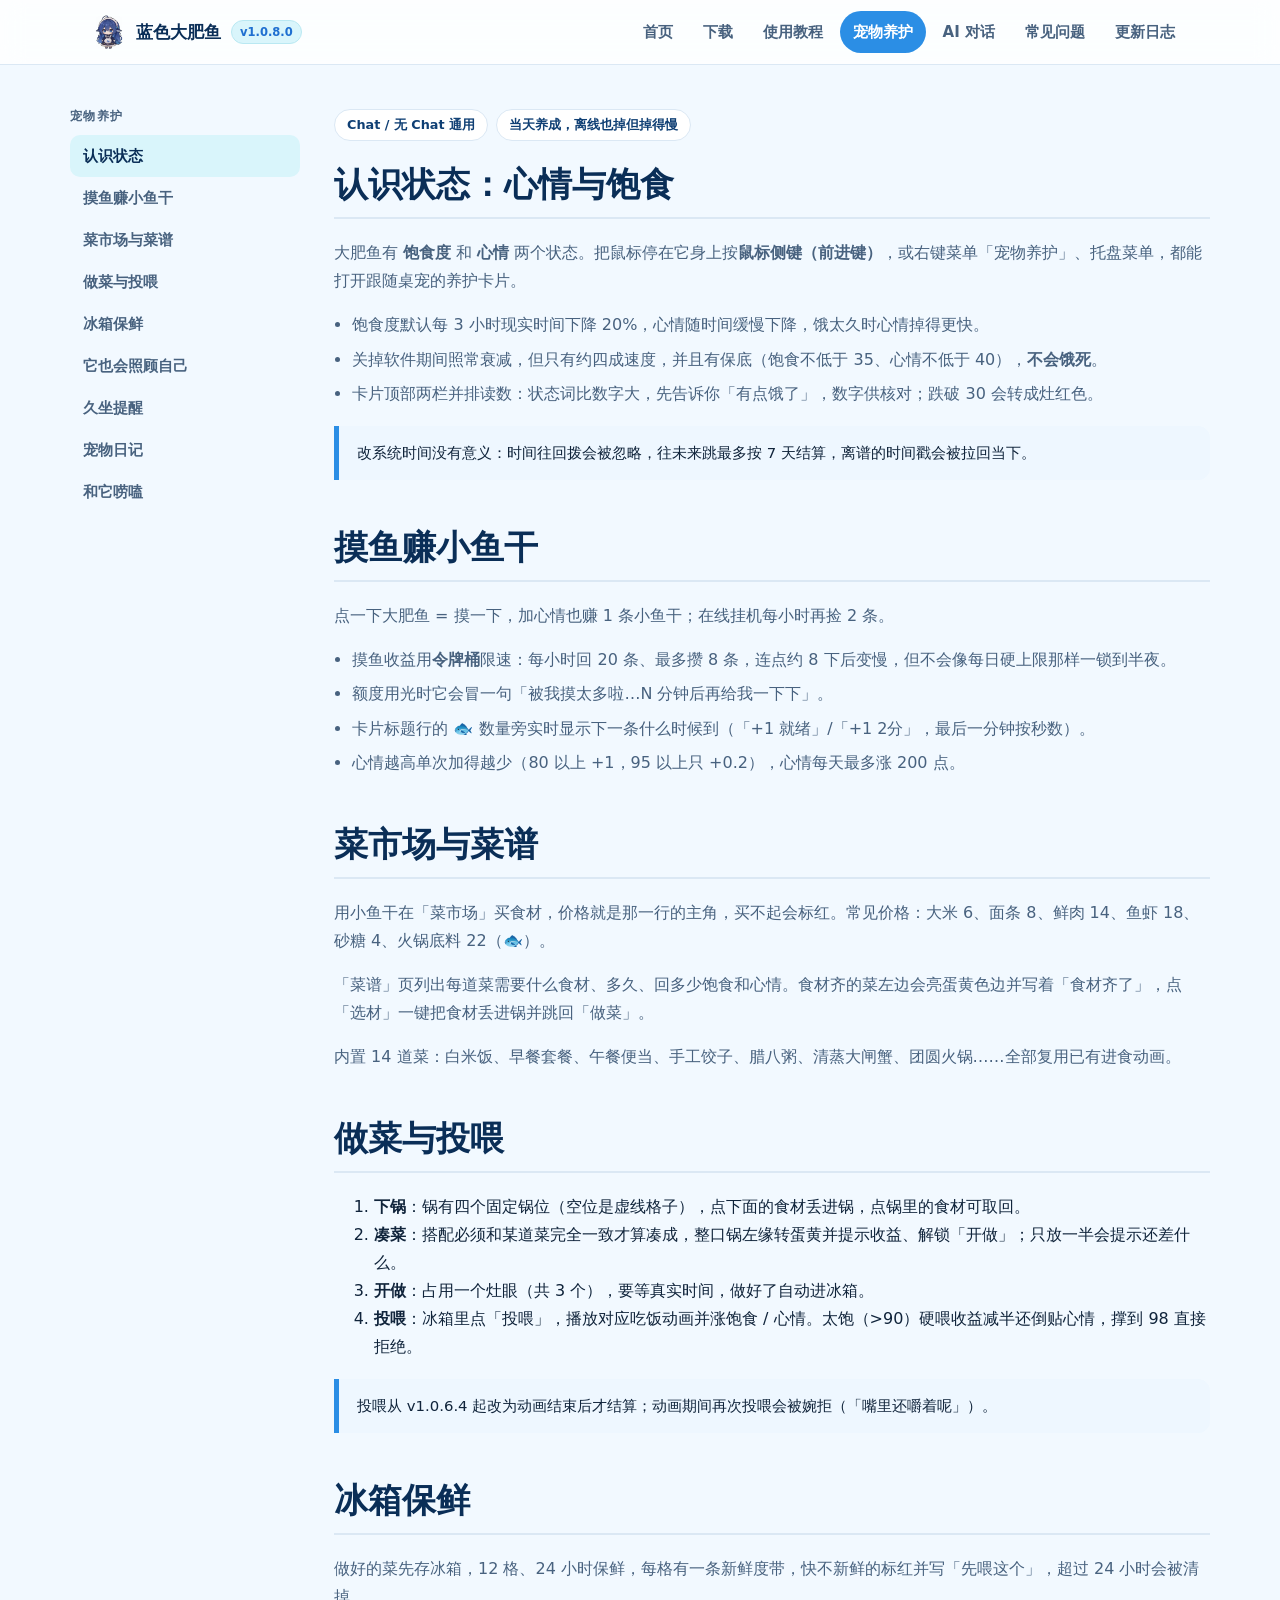
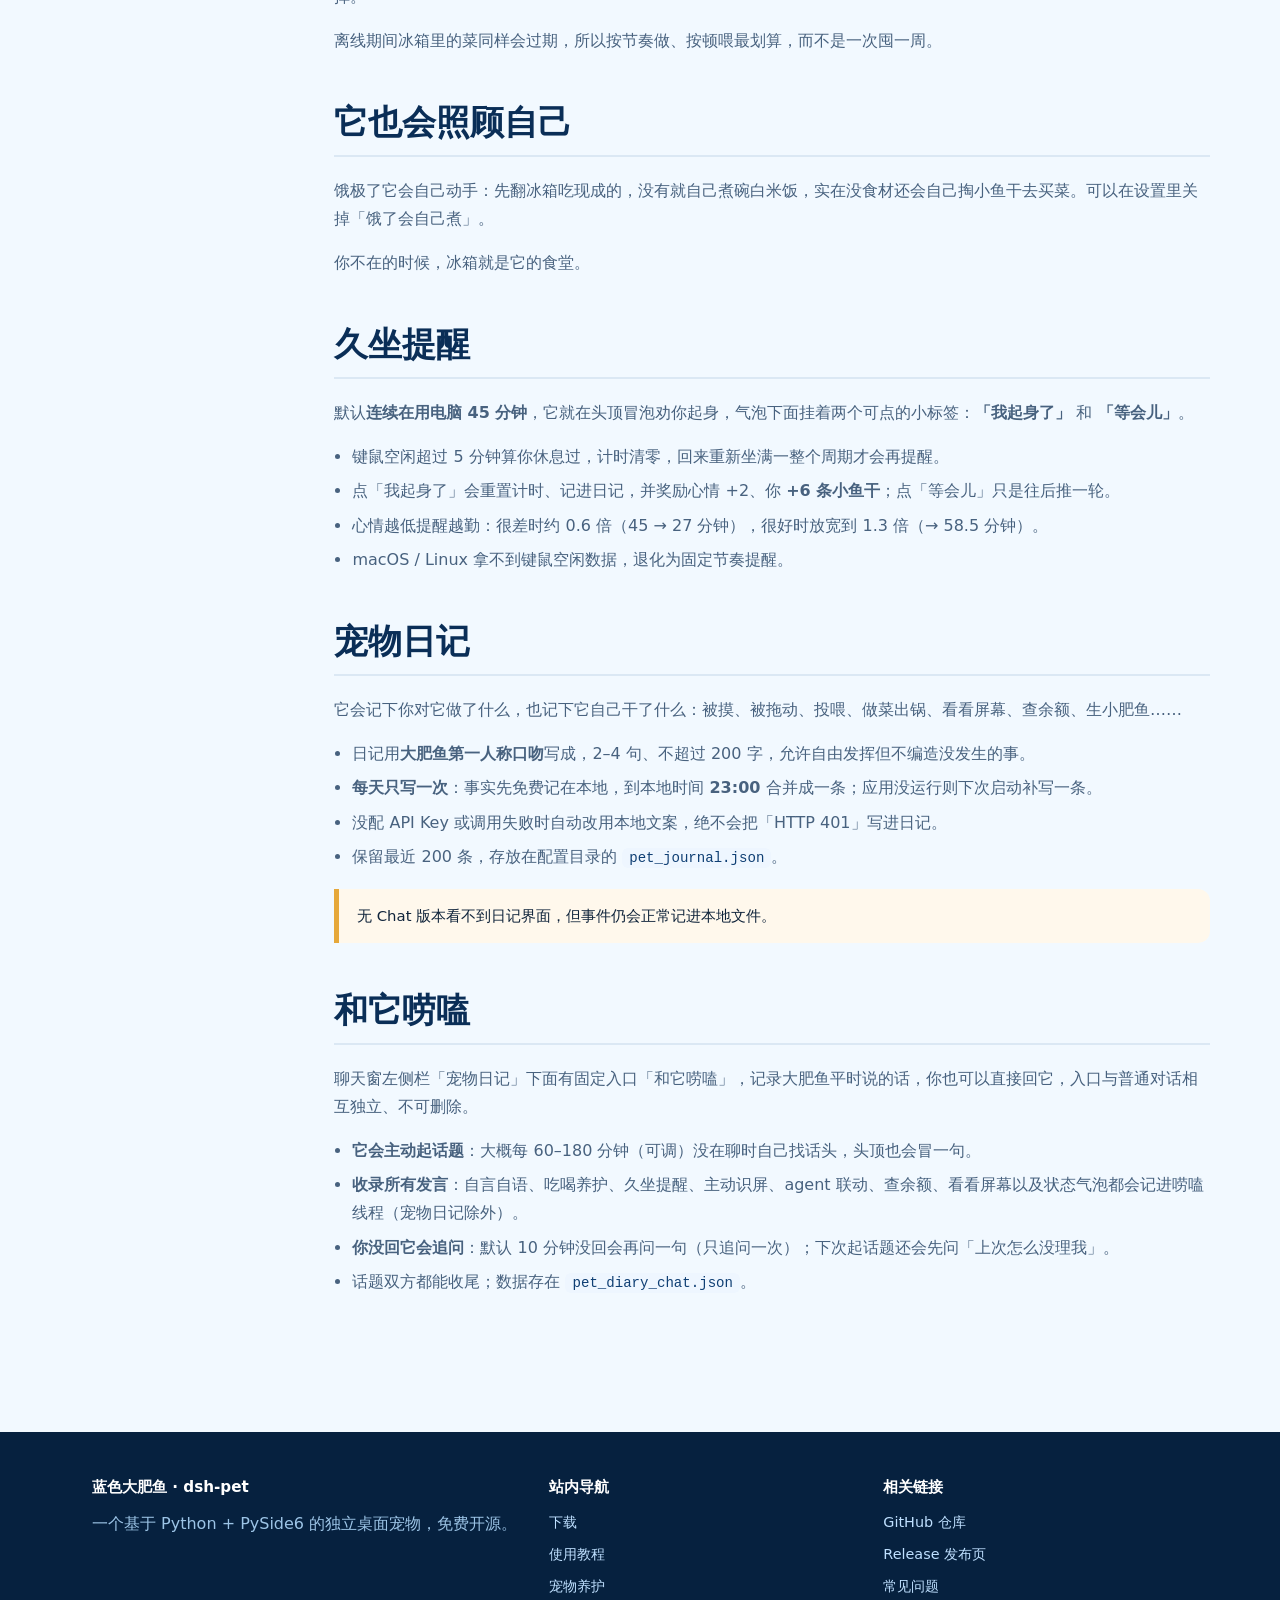
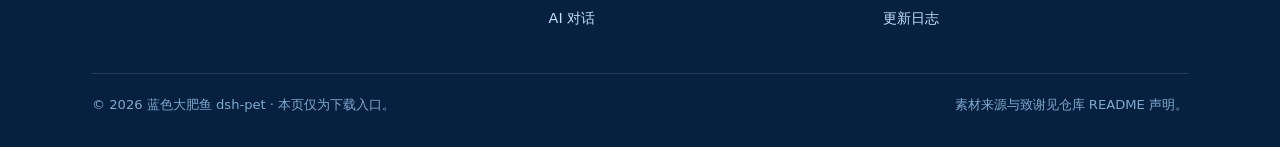
<file: pet.html>
<!DOCTYPE html>
<html lang="zh-CN">
<head>
<meta charset="UTF-8">
<meta name="viewport" content="width=device-width, initial-scale=1">
<title>宠物养护 · 蓝色大肥鱼 dsh-pet</title>
<meta name="description" content="dsh-pet 宠物养护玩法：心情与饱食、做菜投喂、冰箱菜市场、宠物日记、和它唠嗑、久坐提醒与小~鱼干。">
<link rel="icon" href="assets/img/favicon.ico">
<link rel="stylesheet" href="css/style.css">
</head>
<body>

<header class="site-header">
  <div class="wrap nav">
    <a class="brand" href="index.html">
      <img src="assets/img/hero-icon.png" alt="蓝色大肥鱼">
      <span>蓝色大肥鱼</span>
      <span class="ver" data-version>v1.0.8.0</span>
    </a>
    <button class="nav-toggle" aria-label="菜单">☰</button>
    <nav class="nav-links">
      <a href="index.html">首页</a>
      <a href="download.html">下载</a>
      <a href="guide.html">使用教程</a>
      <a href="pet.html" class="active">宠物养护</a>
      <a href="ai.html">AI 对话</a>
      <a href="faq.html">常见问题</a>
      <a href="changelog.html">更新日志</a>
    </nav>
  </div>
</header>

<div class="wrap docs">
  <aside class="docs-side">
    <h4>宠物养护</h4>
    <a href="#status">认识状态</a>
    <a href="#coin">摸鱼赚小鱼干</a>
    <a href="#market">菜市场与菜谱</a>
    <a href="#cook">做菜与投喂</a>
    <a href="#fridge">冰箱保鲜</a>
    <a href="#self">它也会照顾自己</a>
    <a href="#sedentary">久坐提醒</a>
    <a href="#journal">宠物日记</a>
    <a href="#chat">和它唠嗑</a>
  </aside>

  <div class="docs-body">
    <div class="pill-row">
      <span class="pill">Chat / 无 Chat 通用</span>
      <span class="pill">当天养成，离线也掉但掉得慢</span>
    </div>

    <section id="status">
      <h2>认识状态：心情与饱食</h2>
      <p>大肥鱼有 <b>饱食度</b> 和 <b>心情</b> 两个状态。把鼠标停在它身上按<b>鼠标侧键（前进键）</b>，或右键菜单「宠物养护」、托盘菜单，都能打开跟随桌宠的养护卡片。</p>
      <ul class="clean">
        <li>饱食度默认每 3 小时现实时间下降 20%，心情随时间缓慢下降，饿太久时心情掉得更快。</li>
        <li>关掉软件期间照常衰减，但只有约四成速度，并且有保底（饱食不低于 35、心情不低于 40），<b>不会饿死</b>。</li>
        <li>卡片顶部两栏并排读数：状态词比数字大，先告诉你「有点饿了」，数字供核对；跌破 30 会转成灶红色。</li>
      </ul>
      <div class="callout">改系统时间没有意义：时间往回拨会被忽略，往未来跳最多按 7 天结算，离谱的时间戳会被拉回当下。</div>
    </section>

    <section id="coin">
      <h2>摸鱼赚小鱼干</h2>
      <p>点一下大肥鱼 = 摸一下，加心情也赚 1 条小鱼干；在线挂机每小时再捡 2 条。</p>
      <ul class="clean">
        <li>摸鱼收益用<b>令牌桶</b>限速：每小时回 20 条、最多攒 8 条，连点约 8 下后变慢，但不会像每日硬上限那样一锁到半夜。</li>
        <li>额度用光时它会冒一句「被我摸太多啦…N 分钟后再给我一下下」。</li>
        <li>卡片标题行的 🐟 数量旁实时显示下一条什么时候到（「+1 就绪」/「+1 2分」，最后一分钟按秒数）。</li>
        <li>心情越高单次加得越少（80 以上 +1，95 以上只 +0.2），心情每天最多涨 200 点。</li>
      </ul>
    </section>

    <section id="market">
      <h2>菜市场与菜谱</h2>
      <p>用小鱼干在「菜市场」买食材，价格就是那一行的主角，买不起会标红。常见价格：大米 6、面条 8、鲜肉 14、鱼虾 18、砂糖 4、火锅底料 22（🐟）。</p>
      <p>「菜谱」页列出每道菜需要什么食材、多久、回多少饱食和心情。食材齐的菜左边会亮蛋黄色边并写着「食材齐了」，点「选材」一键把食材丢进锅并跳回「做菜」。</p>
      <p>内置 14 道菜：白米饭、早餐套餐、午餐便当、手工饺子、腊八粥、清蒸大闸蟹、团圆火锅……全部复用已有进食动画。</p>
    </section>

    <section id="cook">
      <h2>做菜与投喂</h2>
      <ol class="clean">
        <li><b>下锅</b>：锅有四个固定锅位（空位是虚线格子），点下面的食材丢进锅，点锅里的食材可取回。</li>
        <li><b>凑菜</b>：搭配必须和某道菜完全一致才算凑成，整口锅左缘转蛋黄并提示收益、解锁「开做」；只放一半会提示还差什么。</li>
        <li><b>开做</b>：占用一个灶眼（共 3 个），要等真实时间，做好了自动进冰箱。</li>
        <li><b>投喂</b>：冰箱里点「投喂」，播放对应吃饭动画并涨饱食 / 心情。太饱（&gt;90）硬喂收益减半还倒贴心情，撑到 98 直接拒绝。</li>
      </ol>
      <div class="callout">投喂从 v1.0.6.4 起改为动画结束后才结算；动画期间再次投喂会被婉拒（「嘴里还嚼着呢」）。</div>
    </section>

    <section id="fridge">
      <h2>冰箱保鲜</h2>
      <p>做好的菜先存冰箱，12 格、24 小时保鲜，每格有一条新鲜度带，快不新鲜的标红并写「先喂这个」，超过 24 小时会被清掉。</p>
      <p>离线期间冰箱里的菜同样会过期，所以按节奏做、按顿喂最划算，而不是一次囤一周。</p>
    </section>

    <section id="self">
      <h2>它也会照顾自己</h2>
      <p>饿极了它会自己动手：先翻冰箱吃现成的，没有就自己煮碗白米饭，实在没食材还会自己掏小鱼干去买菜。可以在设置里关掉「饿了会自己煮」。</p>
      <p>你不在的时候，冰箱就是它的食堂。</p>
    </section>

    <section id="sedentary">
      <h2>久坐提醒</h2>
      <p>默认<b>连续在用电脑 45 分钟</b>，它就在头顶冒泡劝你起身，气泡下面挂着两个可点的小标签：<b>「我起身了」</b> 和 <b>「等会儿」</b>。</p>
      <ul class="clean">
        <li>键鼠空闲超过 5 分钟算你休息过，计时清零，回来重新坐满一整个周期才会再提醒。</li>
        <li>点「我起身了」会重置计时、记进日记，并奖励心情 +2、你 <b>+6 条小鱼干</b>；点「等会儿」只是往后推一轮。</li>
        <li>心情越低提醒越勤：很差时约 0.6 倍（45 → 27 分钟），很好时放宽到 1.3 倍（→ 58.5 分钟）。</li>
        <li>macOS / Linux 拿不到键鼠空闲数据，退化为固定节奏提醒。</li>
      </ul>
    </section>

    <section id="journal">
      <h2>宠物日记</h2>
      <p>它会记下你对它做了什么，也记下它自己干了什么：被摸、被拖动、投喂、做菜出锅、看看屏幕、查余额、生小肥鱼……</p>
      <ul class="clean">
        <li>日记用<b>大肥鱼第一人称口吻</b>写成，2–4 句、不超过 200 字，允许自由发挥但不编造没发生的事。</li>
        <li><b>每天只写一次</b>：事实先免费记在本地，到本地时间 <b>23:00</b> 合并成一条；应用没运行则下次启动补写一条。</li>
        <li>没配 API Key 或调用失败时自动改用本地文案，绝不会把「HTTP 401」写进日记。</li>
        <li>保留最近 200 条，存放在配置目录的 <code>pet_journal.json</code>。</li>
      </ul>
      <div class="callout warn">无 Chat 版本看不到日记界面，但事件仍会正常记进本地文件。</div>
    </section>

    <section id="chat">
      <h2>和它唠嗑</h2>
      <p>聊天窗左侧栏「宠物日记」下面有固定入口「和它唠嗑」，记录大肥鱼平时说的话，你也可以直接回它，入口与普通对话相互独立、不可删除。</p>
      <ul class="clean">
        <li><b>它会主动起话题</b>：大概每 60–180 分钟（可调）没在聊时自己找话头，头顶也会冒一句。</li>
        <li><b>收录所有发言</b>：自言自语、吃喝养护、久坐提醒、主动识屏、agent 联动、查余额、看看屏幕以及状态气泡都会记进唠嗑线程（宠物日记除外）。</li>
        <li><b>你没回它会追问</b>：默认 10 分钟没回会再问一句（只追问一次）；下次起话题还会先问「上次怎么没理我」。</li>
        <li>话题双方都能收尾；数据存在 <code>pet_diary_chat.json</code>。</li>
      </ul>
    </section>
  </div>
</div>

<footer class="site-footer">
  <div class="wrap">
    <div class="footer-grid">
      <div>
        <h4>蓝色大肥鱼 · dsh-pet</h4>
        <p style="color:#9cc4e6">一个基于 Python + PySide6 的独立桌面宠物，免费开源。</p>
      </div>
      <div>
        <h4>站内导航</h4>
        <ul>
          <li><a href="download.html">下载</a></li>
          <li><a href="guide.html">使用教程</a></li>
          <li><a href="pet.html">宠物养护</a></li>
          <li><a href="ai.html">AI 对话</a></li>
        </ul>
      </div>
      <div>
        <h4>相关链接</h4>
        <ul>
          <li><a data-repo href="#">GitHub 仓库</a></li>
          <li><a data-releases href="#">Release 发布页</a></li>
          <li><a href="faq.html">常见问题</a></li>
          <li><a href="changelog.html">更新日志</a></li>
        </ul>
      </div>
    </div>
    <div class="footer-bottom">
      <span>© <span data-year>2026</span> 蓝色大肥鱼 dsh-pet · 本页仅为下载入口。</span>
      <span>素材来源与致谢见仓库 README 声明。</span>
    </div>
  </div>
</footer>

<script src="js/config.js"></script>
<script src="js/main.js"></script>
</body>
</html>
</file>
<file: css/style.css>
/* =========================================================================
 * 蓝色大肥鱼 · dsh-pet 站点样式
 * ========================================================================= */
:root {
  --sea-900: #06213f;
  --sea-800: #0a2e57;
  --sea-700: #0f3f74;
  --sea-600: #1656a0;
  --blue: #2b8ee5;
  --blue-dark: #1f6fd0;
  --cyan: #46d3ec;
  --cyan-soft: #d9f5fb;
  --sand: #fff6e6;
  --ink: #10243b;
  --ink-soft: #48627f;
  --line: #dbe8f4;
  --bg: #f2f9ff;
  --card: #ffffff;
  --shadow: 0 10px 30px rgba(18, 66, 120, .10);
  --shadow-lg: 0 24px 60px rgba(18, 66, 120, .18);
  --radius: 20px;
  --radius-sm: 12px;
  --maxw: 1140px;
  --font: "PingFang SC", "Microsoft YaHei UI", "Microsoft YaHei", "Hiragino Sans GB", system-ui, -apple-system, "Segoe UI", sans-serif;
}

* { box-sizing: border-box; }

html { scroll-behavior: smooth; }

body {
  margin: 0;
  font-family: var(--font);
  color: var(--ink);
  background: var(--bg);
  line-height: 1.75;
  -webkit-font-smoothing: antialiased;
}

a { color: var(--blue-dark); text-decoration: none; }
a:hover { color: var(--blue); }
img { max-width: 100%; display: block; }

h1, h2, h3, h4 { line-height: 1.3; color: var(--sea-800); margin: 0 0 .6em; }
h1 { font-size: clamp(2rem, 5vw, 3.2rem); letter-spacing: .5px; }
h2 { font-size: clamp(1.5rem, 3vw, 2.1rem); }
h3 { font-size: 1.2rem; }

p { margin: 0 0 1em; color: var(--ink-soft); }

.wrap { width: 100%; max-width: var(--maxw); margin: 0 auto; padding: 0 22px; }
.center { text-align: center; }
.muted { color: var(--ink-soft); }
.small { font-size: .86rem; }

/* ---------- header ---------- */
.site-header {
  position: sticky; top: 0; z-index: 100;
  background: rgba(255, 255, 255, .82);
  backdrop-filter: saturate(160%) blur(12px);
  border-bottom: 1px solid var(--line);
}
.nav {
  display: flex; align-items: center; gap: 18px;
  height: 64px;
}
.brand { display: flex; align-items: center; gap: 10px; font-weight: 800; color: var(--sea-800); font-size: 1.08rem; }
.brand img { width: 34px; height: 34px; border-radius: 9px; }
.brand .ver {
  font-size: .72rem; font-weight: 700; color: var(--blue-dark);
  background: var(--cyan-soft); border: 1px solid #b9e8f2;
  padding: 1px 8px; border-radius: 999px;
}
.nav-links { display: flex; gap: 4px; margin-left: auto; flex-wrap: wrap; }
.nav-links a {
  color: var(--ink-soft); font-weight: 600; font-size: .94rem;
  padding: 8px 13px; border-radius: 999px; transition: .18s;
}
.nav-links a:hover { color: var(--sea-800); background: var(--cyan-soft); }
.nav-links a.active { color: #fff; background: var(--blue); }
.nav-toggle { display: none; margin-left: auto; background: none; border: 0; font-size: 1.6rem; color: var(--sea-800); cursor: pointer; }

/* ---------- hero ---------- */
.hero {
  position: relative; overflow: hidden; color: #eaf6ff;
  background: radial-gradient(1200px 500px at 80% -10%, #1b6fc0 0%, transparent 60%),
              linear-gradient(160deg, var(--sea-900) 0%, var(--sea-700) 55%, var(--sea-600) 100%);
}
.hero::before, .hero::after {
  content: ""; position: absolute; border-radius: 50%;
  background: radial-gradient(circle at 30% 30%, rgba(255,255,255,.5), rgba(255,255,255,.05) 60%, transparent 70%);
  opacity: .5; animation: floaty 9s ease-in-out infinite;
}
.hero::before { width: 110px; height: 110px; left: 6%; bottom: 14%; }
.hero::after { width: 60px; height: 60px; right: 12%; top: 24%; animation-delay: -3s; }
.hero-inner { position: relative; z-index: 2; display: grid; grid-template-columns: 1.15fr .85fr; gap: 40px; align-items: center; padding: 68px 0 84px; }
.hero h1 { color: #fff; margin-bottom: .35em; }
.hero h1 .accent { color: var(--cyan); }
.hero p.lead { color: #bcdcf5; font-size: 1.12rem; max-width: 34em; }
.hero-badge {
  display: inline-flex; align-items: center; gap: 8px; margin-bottom: 18px;
  background: rgba(70, 211, 236, .16); border: 1px solid rgba(70, 211, 236, .45);
  color: var(--cyan); font-weight: 700; font-size: .82rem;
  padding: 5px 14px; border-radius: 999px;
}
.hero-art { position: relative; }
.hero-art img {
  width: 100%; max-width: 360px; margin: 0 auto; border-radius: 26px;
  box-shadow: var(--shadow-lg), 0 0 0 8px rgba(255,255,255,.06);
  animation: floaty 6s ease-in-out infinite;
}
.hero-cta { display: flex; gap: 14px; flex-wrap: wrap; margin-top: 26px; }
.hero-meta { margin-top: 18px; font-size: .85rem; color: #9cc4e6; }

/* ---------- buttons ---------- */
.btn {
  display: inline-flex; align-items: center; gap: 9px; cursor: pointer;
  font-family: inherit; font-weight: 700; font-size: 1rem;
  padding: 13px 26px; border-radius: 999px; border: 2px solid transparent;
  transition: transform .16s, box-shadow .16s, background .16s;
}
.btn:hover { transform: translateY(-2px); text-decoration: none; }
.btn:active { transform: translateY(0); }
.btn-primary { background: linear-gradient(180deg, var(--cyan) 0%, var(--blue) 100%); color: #052033; box-shadow: 0 12px 26px rgba(43, 142, 229, .38); }
.btn-primary:hover { color: #052033; }
.btn-ghost { background: rgba(255,255,255,.08); color: #eaf6ff; border-color: rgba(255,255,255,.35); }
.btn-ghost:hover { background: rgba(255,255,255,.16); color: #fff; }
.btn-outline { background: #fff; color: var(--blue-dark); border-color: var(--line); box-shadow: var(--shadow); }
.btn-outline:hover { color: var(--blue-dark); border-color: var(--blue); }
.btn-sm { padding: 9px 18px; font-size: .9rem; }
.btn .os-tag { font-size: .72rem; opacity: .8; font-weight: 600; }

/* ---------- sections ---------- */
.section { padding: 66px 0; }
.section.tint { background: linear-gradient(180deg, #eaf5ff 0%, var(--bg) 100%); }
.section-head { max-width: 640px; margin: 0 auto 40px; text-align: center; }
.section-head p { margin-bottom: 0; }
.eyebrow { color: var(--blue-dark); font-weight: 800; font-size: .82rem; letter-spacing: 2px; text-transform: uppercase; }

/* ---------- cards / grids ---------- */
.grid { display: grid; gap: 22px; }
.grid-2 { grid-template-columns: repeat(2, 1fr); }
.grid-3 { grid-template-columns: repeat(3, 1fr); }
.grid-4 { grid-template-columns: repeat(4, 1fr); }

.card {
  background: var(--card); border: 1px solid var(--line);
  border-radius: var(--radius); padding: 26px; box-shadow: var(--shadow);
  transition: transform .18s, box-shadow .18s;
}
.card:hover { transform: translateY(-4px); box-shadow: var(--shadow-lg); }
.card .ico { width: 46px; height: 46px; border-radius: 13px; display: grid; place-items: center; font-size: 1.5rem; margin-bottom: 14px; background: var(--cyan-soft); }
.card h3 { margin-bottom: .35em; }
.card p { margin-bottom: 0; font-size: .95rem; }

/* ---------- download cards ---------- */
.dl-grid { display: grid; grid-template-columns: repeat(2, 1fr); gap: 22px; }
.dl-card {
  background: var(--card); border: 1px solid var(--line); border-radius: var(--radius);
  padding: 28px; box-shadow: var(--shadow); position: relative; overflow: hidden;
}
.dl-card::before { content: ""; position: absolute; inset: 0 0 auto 0; height: 5px; background: linear-gradient(90deg, var(--cyan), var(--blue)); }
.dl-card h3 { font-size: 1.28rem; margin-bottom: .2em; }
.dl-card .tag { font-size: .78rem; font-weight: 700; color: var(--blue-dark); background: var(--cyan-soft); padding: 2px 10px; border-radius: 999px; }
.dl-card .desc { font-size: .94rem; margin: 10px 0 18px; }
.dl-actions { display: flex; gap: 10px; flex-wrap: wrap; }
.dl-hint { margin-top: 12px; font-size: .8rem; color: var(--ink-soft); }
.dl-card .badge-hot { position: absolute; top: 20px; right: 20px; background: var(--sand); color: #b4761a; border: 1px solid #f0d9a8; font-size: .72rem; font-weight: 800; padding: 3px 10px; border-radius: 999px; }

.platform-row { display: grid; grid-template-columns: repeat(3, 1fr); gap: 20px; margin-top: 34px; }
.platform-row .card { text-align: left; }

/* ---------- gallery ---------- */
.gallery { display: grid; grid-template-columns: repeat(3, 1fr); gap: 18px; }
.gallery figure { margin: 0; border-radius: var(--radius-sm); overflow: hidden; box-shadow: var(--shadow); border: 1px solid var(--line); background: #fff; }
.gallery img { width: 100%; height: 210px; object-fit: cover; }
.gallery figcaption { padding: 10px 14px; font-size: .82rem; color: var(--ink-soft); }
.placeholder-note {
  margin-top: 18px; padding: 12px 16px; border-radius: var(--radius-sm);
  background: #fff8ec; border: 1px dashed #e6c98a; color: #946a1c; font-size: .88rem;
}

/* ---------- steps ---------- */
.steps { counter-reset: step; display: grid; gap: 16px; }
.step { position: relative; background: #fff; border: 1px solid var(--line); border-radius: var(--radius-sm); padding: 20px 22px 20px 66px; box-shadow: var(--shadow); }
.step::before {
  counter-increment: step; content: counter(step);
  position: absolute; left: 18px; top: 18px;
  width: 34px; height: 34px; border-radius: 50%;
  background: linear-gradient(180deg, var(--cyan), var(--blue)); color: #052033;
  display: grid; place-items: center; font-weight: 800;
}
.step h3 { font-size: 1.05rem; margin: 0 0 .25em; }
.step p { margin: 0; font-size: .93rem; }
.step code, code {
  font-family: "Cascadia Code", "Consolas", "SFMono-Regular", monospace;
  background: #eef6ff; color: var(--sea-700); padding: 2px 7px; border-radius: 6px; font-size: .88em;
}
pre { background: var(--sea-900); color: #cfe9ff; padding: 16px 18px; border-radius: var(--radius-sm); overflow-x: auto; line-height: 1.6; }
pre code { background: none; color: inherit; padding: 0; }

/* ---------- docs layout ---------- */
.docs { display: grid; grid-template-columns: 230px 1fr; gap: 34px; align-items: start; padding: 44px 0 70px; }
.docs-side { position: sticky; top: 84px; }
.docs-side h4 { font-size: .76rem; letter-spacing: 1.4px; text-transform: uppercase; color: var(--ink-soft); margin: 0 0 10px; }
.docs-side a { display: block; padding: 8px 13px; border-radius: 10px; color: var(--ink-soft); font-weight: 600; font-size: .93rem; }
.docs-side a:hover, .docs-side a.active { background: var(--cyan-soft); color: var(--sea-800); }
.docs-body section { margin-bottom: 46px; scroll-margin-top: 84px; }
.docs-body section > h2 { padding-bottom: .3em; border-bottom: 2px solid var(--line); }
.docs-body h3 { margin-top: 1.6em; }

.table { width: 100%; border-collapse: collapse; background: #fff; border-radius: var(--radius-sm); overflow: hidden; box-shadow: var(--shadow); }
.table th, .table td { padding: 12px 15px; text-align: left; border-bottom: 1px solid var(--line); font-size: .92rem; }
.table th { background: #eaf5ff; color: var(--sea-800); font-weight: 700; }
.table tr:last-child td { border-bottom: 0; }

.callout { border-left: 5px solid var(--blue); background: #eef7ff; padding: 14px 18px; border-radius: 0 var(--radius-sm) var(--radius-sm) 0; margin: 18px 0; font-size: .93rem; }
.callout.warn { border-color: #e6a83a; background: #fff8ec; }

ul.clean { padding-left: 1.15em; color: var(--ink-soft); }
ul.clean li { margin-bottom: .4em; }

.pill-row { display: flex; flex-wrap: wrap; gap: 8px; margin: 0 0 22px; }
.pill { font-size: .8rem; font-weight: 700; color: var(--sea-700); background: #fff; border: 1px solid var(--line); padding: 4px 12px; border-radius: 999px; }

/* ---------- footer ---------- */
.site-footer { background: var(--sea-900); color: #9cc4e6; padding: 46px 0 30px; margin-top: 20px; }
.site-footer a { color: #bfe0ff; }
.site-footer a:hover { color: #fff; }
.footer-grid { display: grid; grid-template-columns: 1.4fr 1fr 1fr; gap: 30px; }
.footer-grid h4 { color: #fff; font-size: .95rem; margin-bottom: 12px; }
.footer-grid ul { list-style: none; padding: 0; margin: 0; }
.footer-grid li { margin-bottom: 7px; font-size: .9rem; }
.footer-bottom { margin-top: 34px; padding-top: 20px; border-top: 1px solid rgba(255,255,255,.12); font-size: .82rem; color: #7fa8cf; display: flex; justify-content: space-between; gap: 14px; flex-wrap: wrap; }

@keyframes floaty { 0%,100% { transform: translateY(0); } 50% { transform: translateY(-12px); } }

/* ---------- responsive ---------- */
@media (max-width: 900px) {
  .hero-inner { grid-template-columns: 1fr; text-align: center; padding: 48px 0 62px; }
  .hero-art { order: -1; }
  .hero p.lead { margin-inline: auto; }
  .hero-cta { justify-content: center; }
  .grid-3, .grid-4 { grid-template-columns: repeat(2, 1fr); }
  .dl-grid { grid-template-columns: 1fr; }
  .platform-row { grid-template-columns: 1fr; }
  .gallery { grid-template-columns: repeat(2, 1fr); }
  .docs { grid-template-columns: 1fr; }
  .docs-side { position: static; display: flex; flex-wrap: wrap; gap: 6px; }
  .docs-side h4 { width: 100%; }
  .footer-grid { grid-template-columns: 1fr 1fr; }
}
@media (max-width: 620px) {
  .nav-links {
    display: none; position: absolute; top: 64px; left: 0; right: 0;
    flex-direction: column; background: #fff; padding: 10px 16px 16px;
    border-bottom: 1px solid var(--line); box-shadow: var(--shadow);
  }
  .nav-links.open { display: flex; }
  .nav-toggle { display: block; }
  .grid-2, .grid-3, .grid-4, .gallery { grid-template-columns: 1fr; }
  .section { padding: 48px 0; }
  .footer-grid { grid-template-columns: 1fr; }
}
</file>
